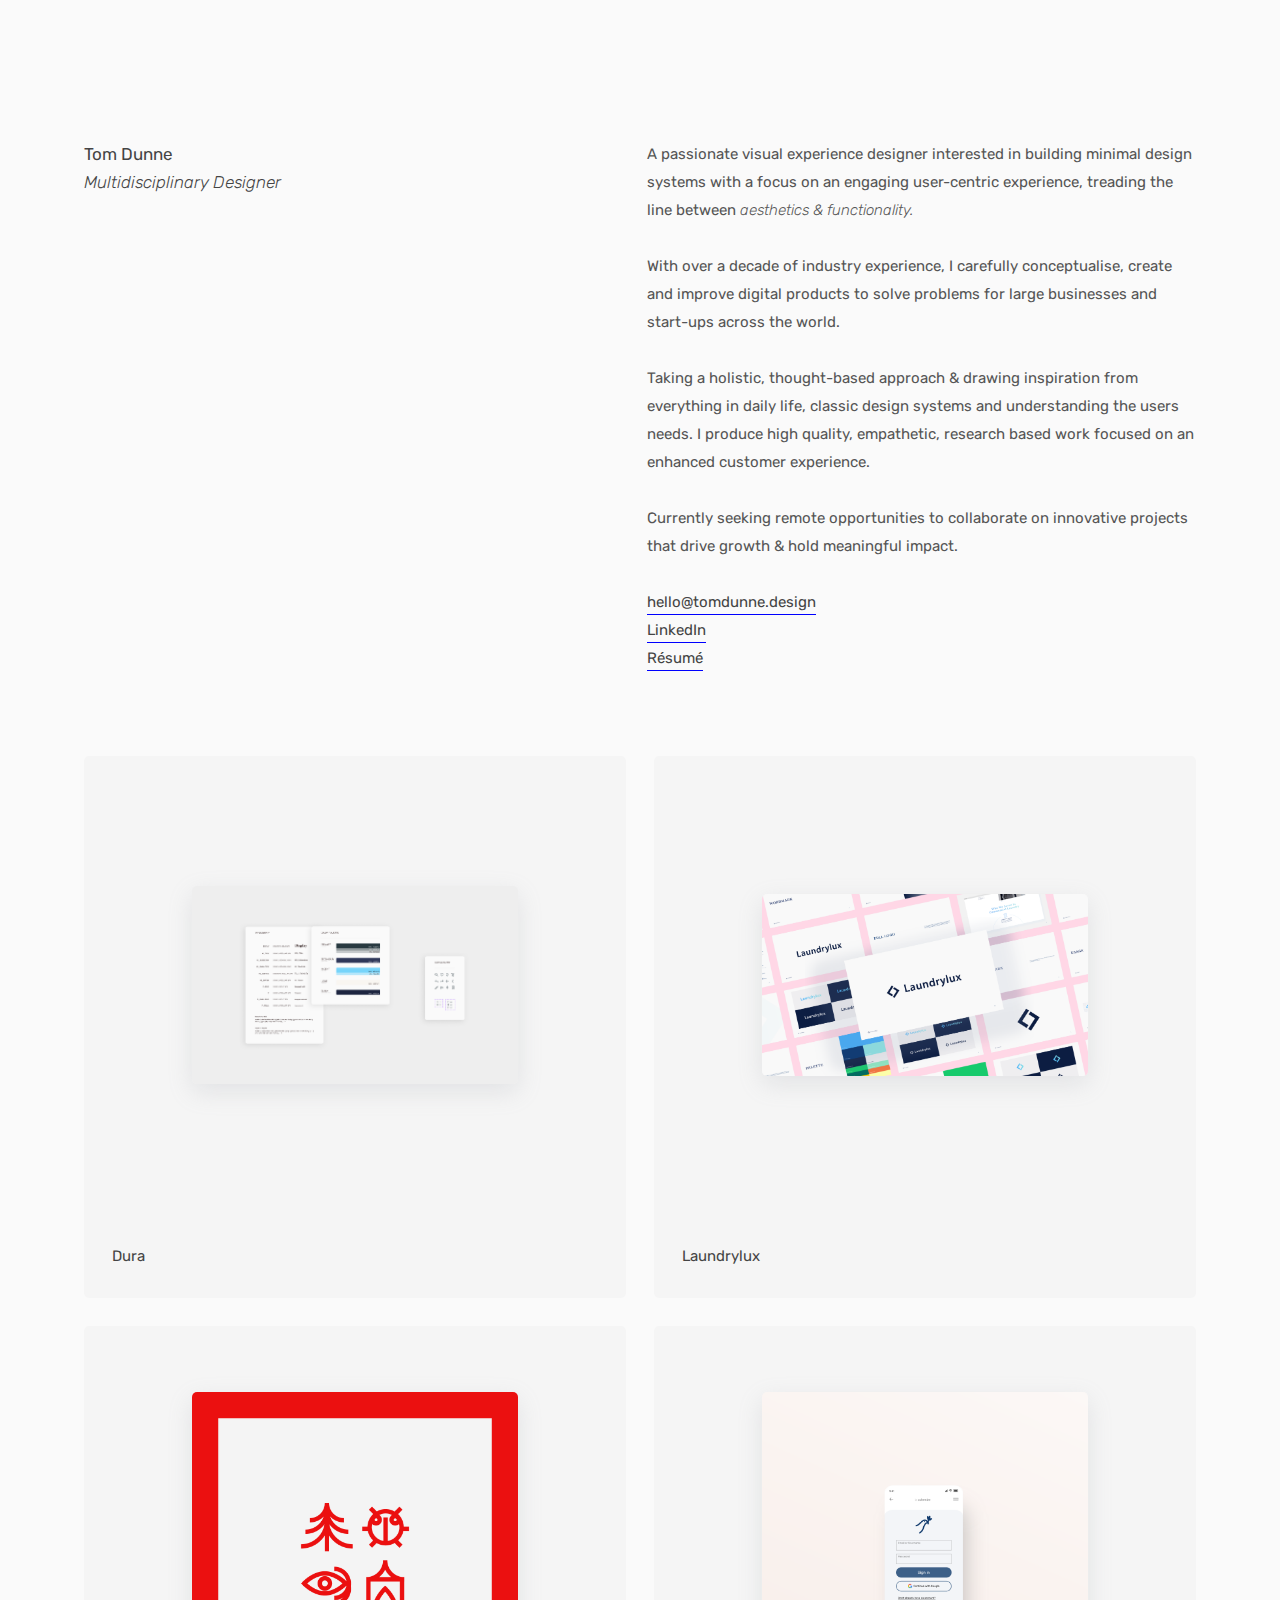
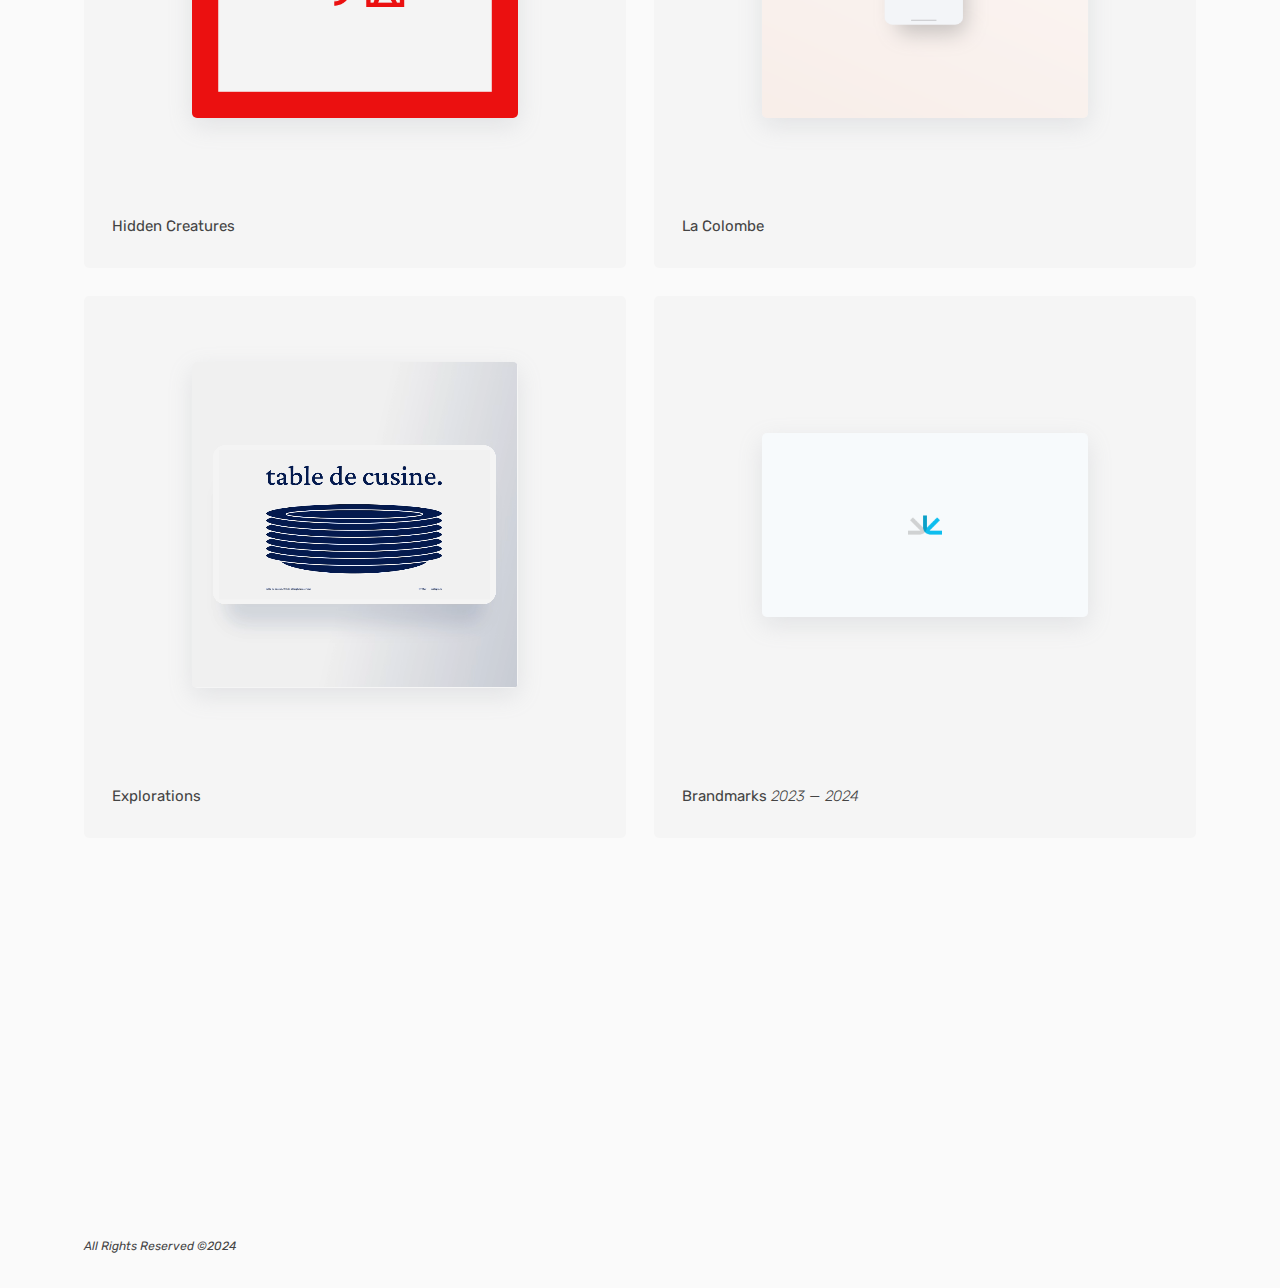
<file: index.html>
<!DOCTYPE html>
<html>
    <head>

        <!-- Meta -->
        <meta charset="utf-8">
        <meta
            name="viewport"
            content="width=device-width,initial-scale=1.0, maximum-scale=1.0, user-scalable=0">

        <!-- Styles -->
        <link href="main.css" rel="stylesheet">
      
        <link rel="preconnect" href="https://fonts.googleapis.com">
<link rel="preconnect" href="https://fonts.gstatic.com" crossorigin>
<link href="https://fonts.googleapis.com/css2?family=Outfit:wght@100..900&family=Rubik:ital,wght@0,300..900;1,300..900&display=swap" rel="stylesheet">

        <!-- Favicons -->
        <title>Tom Dunne Design</title>

    </head>
    <body>
        <header>
            
            <h1><a class="home" href="index.html">Tom Dunne<br>
                <em>Multidisciplinary Designer</em></a>
            </h1>
            <div class="intro">
                <p>A passionate visual experience designer interested in building minimal design systems
                     with a focus on an engaging user-centric experience, treading the line between 
                     <em>aesthetics & functionality.</em></p>
                <p class="intro-hidden">With over a decade of industry experience, I carefully conceptualise, create and improve
                     digital products to solve problems for large businesses and start-ups across the world.</p>
                <p class="intro-hidden">Taking a holistic, thought-based approach &amp; drawing inspiration from everything in daily life, 
                    classic design systems and understanding the users needs. I produce high quality, empathetic, research based work focused on an 
                     enhanced customer experience.</p>
                     <p>Currently seeking remote opportunities to collaborate on innovative projects that drive growth &amp; hold meaningful impact.</p>
                    <a href="mailto:hello@tomdunne.design">hello@tomdunne.design</a>
                    <br><a href="https://www.linkedin.com/in/tomdunnedesign/" target="_blank">LinkedIn</a>
                    <br><a href="resume/tom-dunne-resume-2024.pdf" target="_blank">Résumé</a>
        </header>
        <section class="portfolio">
            <a class="project" href="dura.html">
                <figure class="project-content">
                    <img
                        class="project-image"
                        src="dura/Design System Mockup.png"
                        alt="Dura housewares project image">
                    <figcaption class="project-caption">
                        Dura
                        <!--<small class="credits">Branding UI/UX Motion Design</small>-->
                    </figcaption>
                </figure>
            </a>
            <a class="project" href="laundrylux.html">
                <figure class="project-content">
                    <img
                        class="project-image"
                        src="laundrylux/llux-brandguide-showcase-01.png"
                        alt="Laundrylux project image">
                    <figcaption class="project-caption">
                        Laundrylux
                    </figcaption>
                </figure>
            </a>

            <a class="project" href="hidden-creatures.html">
                <figure class="project-content">
                    <img
                        class="project-image"
                        src="hidden-creatures/nature06.png"
                        alt="Hidden creatures project image">
                    <figcaption class="project-caption">
                        Hidden Creatures
                    </figcaption>
                </figure>
            </a>
            <a class="project" href="la-colombe.html">
                <figure class="project-content">
                    <img
                        class="project-image"
                        src="la-colombe/ui-screen01.png"
                        alt="La colombe project image">
                    <figcaption class="project-caption">
                        La Colombe
                    </figcaption>
                </figure>
            </a>
            <a class="project" href="explorations.html">
                <figure class="project-content">
                    <video
                        class="project-image"
                        src="explorations/cusine01.mp4" type="video/mp4"
                        alt="Explorations project video" autoplay loop muted playsinline></video>
                    <figcaption class="project-caption">
                        Explorations
                    </figcaption>
                </figure>
            </a>
            <!--<a class="project" href="sepaq.html">
                <figure class="project-content">
                    <img
                        class="project-image"
                        src="sepaq/sepaq01.png"
                        alt="Sepaq project image">
                    <figcaption class="project-caption">
                        Sépaq
                    </figcaption>
                </figure>
            </a>-->
            <a class="project" href="brandmarks.html">
                <figure class="project-content">
                    <img
                        class="project-image"
                        src="brandmarks/logo-branding-1920-2023-05.png"
                        alt="Brandmarks project image">
                    <figcaption class="project-caption">
                        Brandmarks <em>2023 &mdash; 2024</em>
                    </figcaption>
                </figure>
            </a>
           <!-- <a class="project" href="healthy-minds.html">
                <figure class="project-content">
                    <img
                        class="project-image"
                        src="health/health02.png"
                        alt="Healthy minds project image">
                    <figcaption class="project-caption">
                        Healthy Minds
                    </figcaption>
                </figure>
            </a> 
            <a class="project" href="minimal-weather.html">
                <figure class="project-content">
                    <img
                        class="project-image"
                        src="weather/weather02.png"
                        alt="Minimal weather project image">
                    <figcaption class="project-caption">
                        Minimal Weather
                    </figcaption>
                </figure>
            </a>
            <a class="project" href="doodles.html">
                <figure class="project-content">
                    <img
                        class="project-image"
                        src="doodles/Artboard 1.png"
                        alt="Doodles project image">
                    <figcaption class="project-caption">
                        Doodles
                    </figcaption>
                </figure>
            </a>-->

        </section>
        <footer>
            <small>All Rights Reserved ©2024</small>
        </footer>
    </body>
</html>
</file>
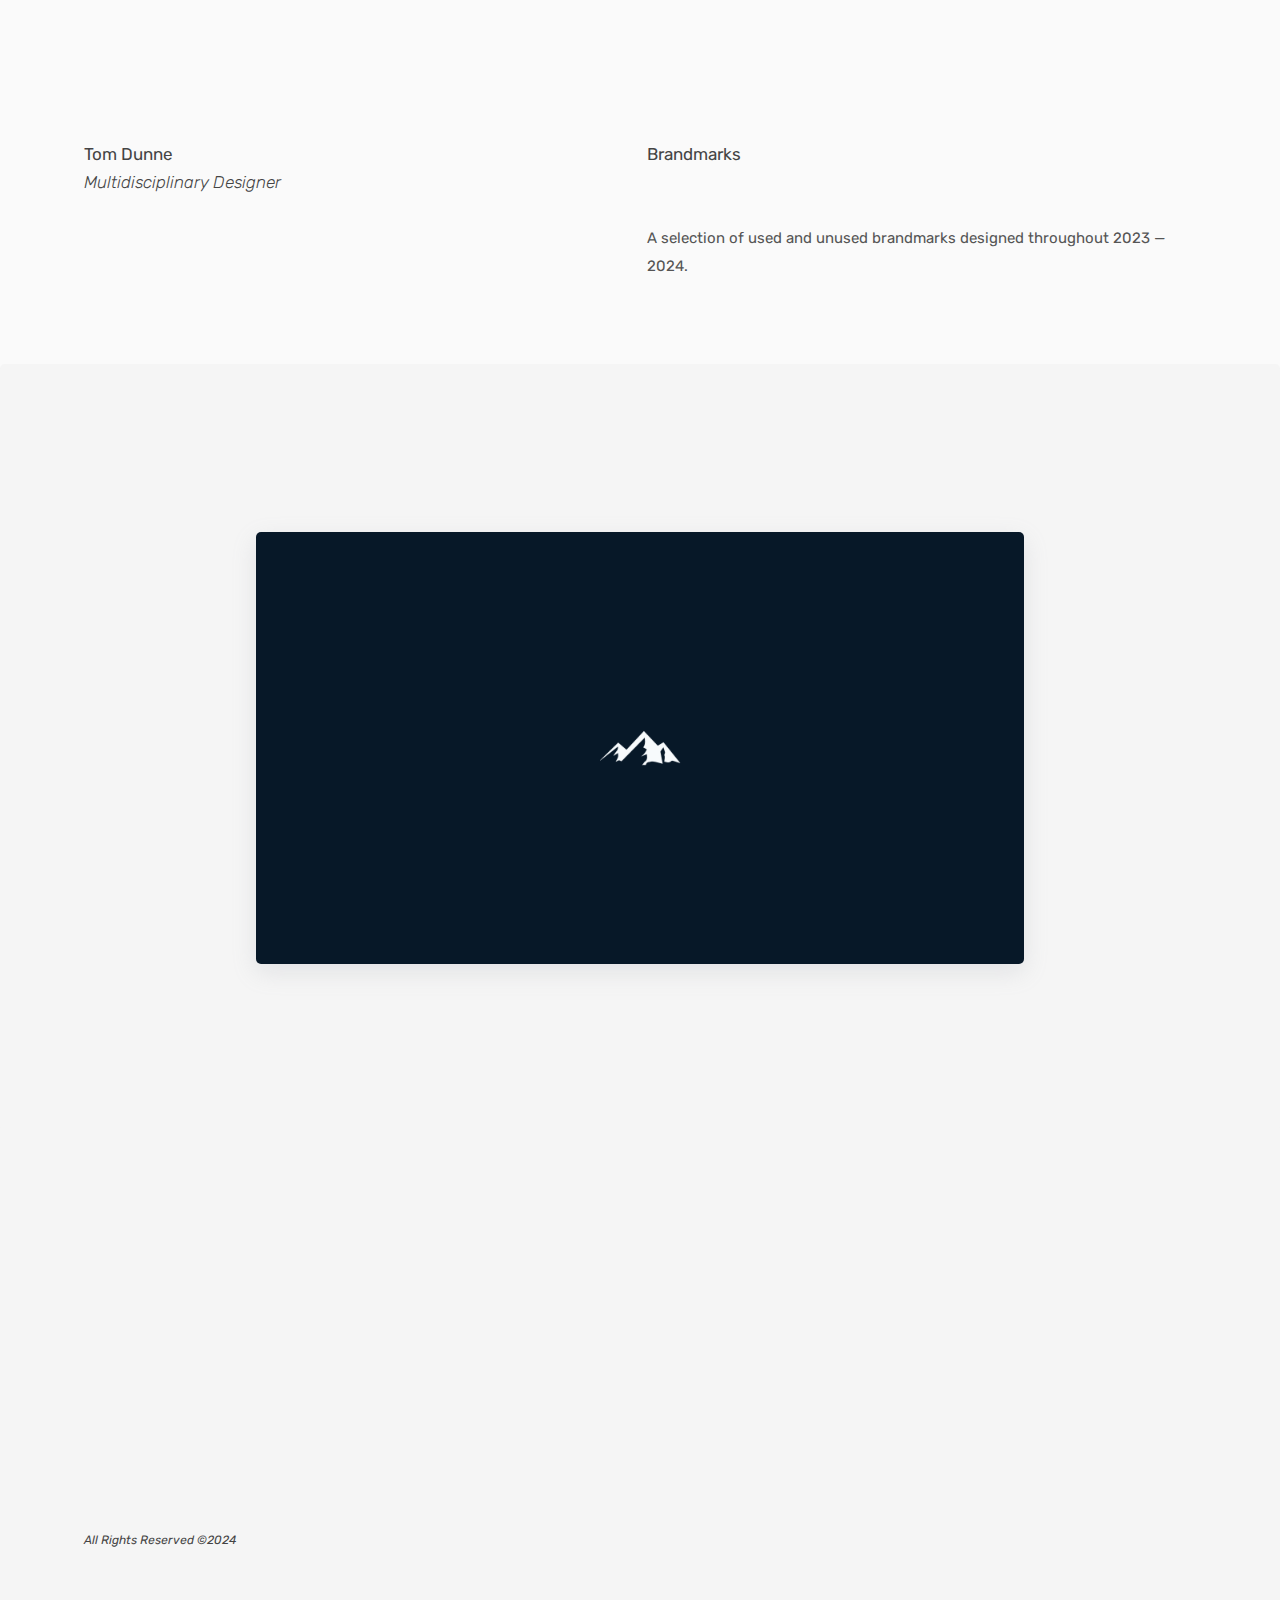
<file: brandmarks.html>
<!DOCTYPE html>
<html>
    <head>

        <!-- Meta -->
        <meta charset="utf-8">
        <meta
            name="viewport"
            content="width=device-width,initial-scale=1.0, maximum-scale=1.0, user-scalable=0">

        <!-- Styles -->
        <link href="main.css" rel="stylesheet">
      
        <link rel="preconnect" href="https://fonts.googleapis.com">
<link rel="preconnect" href="https://fonts.gstatic.com" crossorigin>
<link href="https://fonts.googleapis.com/css2?family=Outfit:wght@100..900&family=Rubik:ital,wght@0,300..900;1,300..900&display=swap" rel="stylesheet">

        <!-- Favicons -->
        <title>Tom Dunne Design</title>

    </head>
    <body>

        <header>
            <h1><a class="home" href="index.html">Tom Dunne <br>
                <em>Multidisciplinary Designer</em></a>
            </h1>
            <div class="intro">
                <h3>Brandmarks</h3>
                <p>A selection of used and unused brandmarks designed throughout 2023 &mdash; 2024.</p>
        </header>
        <div class="portfolio-img">
            <div class="project-img">
                <figure class="project-content-img">
                    <img
                        class="project-image"
                        src="brandmarks/branding.gif"
                        alt="Brandmarks image 01">
                </figure>
            </div>
    
        <footer>
            <small>All Rights Reserved ©2024</small>
        </footer>
    </section>
    </body>
</html>
</file>
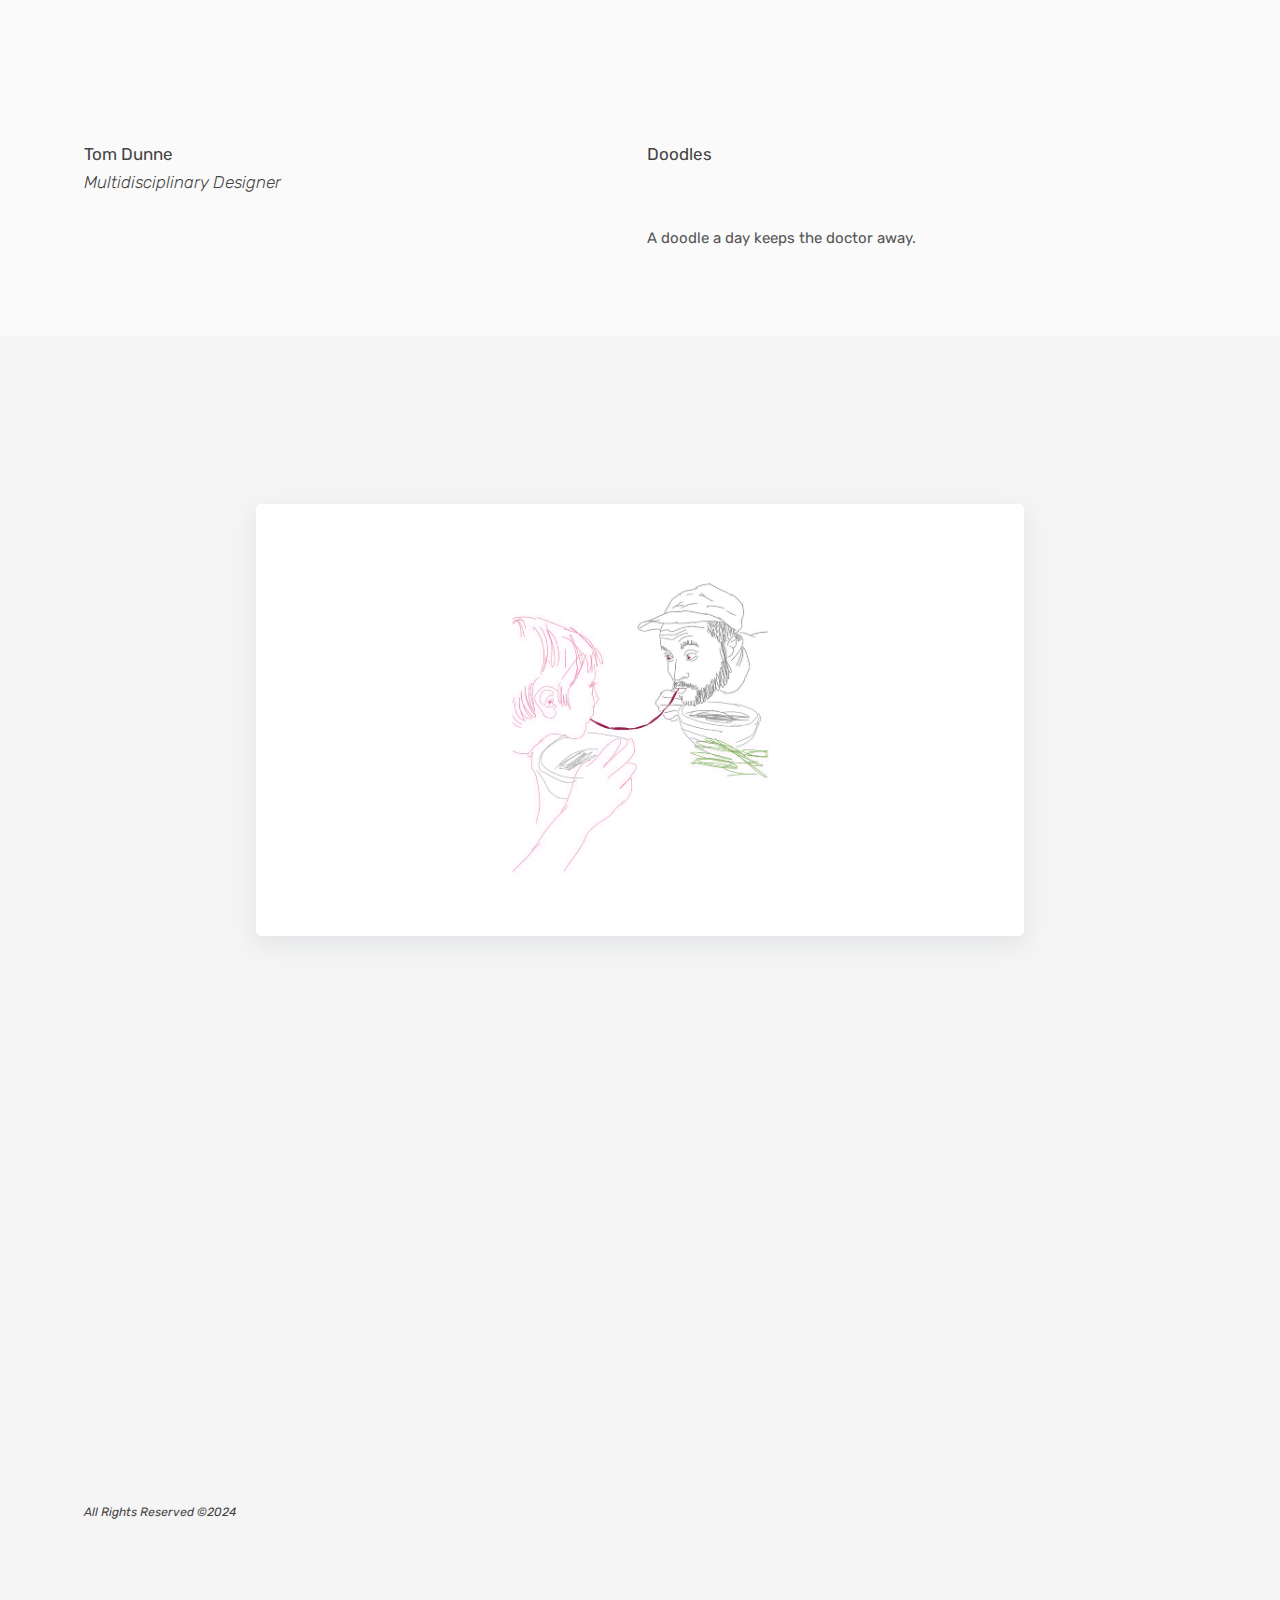
<file: doodles.html>
<!DOCTYPE html>
<html>
    <head>

        <!-- Meta -->
        <meta charset="utf-8">
        <meta
            name="viewport"
            content="width=device-width,initial-scale=1.0, maximum-scale=1.0, user-scalable=0">

        <!-- Styles -->
        <link href="main.css" rel="stylesheet">
      
        <link rel="preconnect" href="https://fonts.googleapis.com">
<link rel="preconnect" href="https://fonts.gstatic.com" crossorigin>
<link href="https://fonts.googleapis.com/css2?family=Outfit:wght@100..900&family=Rubik:ital,wght@0,300..900;1,300..900&display=swap" rel="stylesheet">

        <!-- Favicons -->
        <title>Tom Dunne Design</title>

    </head>
    <body>
        <header>
            <h1><a class="home" href="index.html">Tom Dunne <br>
                <em>Multidisciplinary Designer</em></a>
            </h1>
            <div class="intro">
                <h3>Doodles</h3>
                <p>A doodle a day keeps the doctor away.</p>
        </header>
        <div class="portfolio-img">
            <div class="project-img">
                <figure class="project-content-img">
                    <img
                        class="project-image"
                        src="doodles/doodles.gif"
                        alt="Doodles image">
                </figure>
            </div>
        <footer>
            <small>All Rights Reserved ©2024</small>
        </footer>
    </section>
    </body>
</html>
</file>
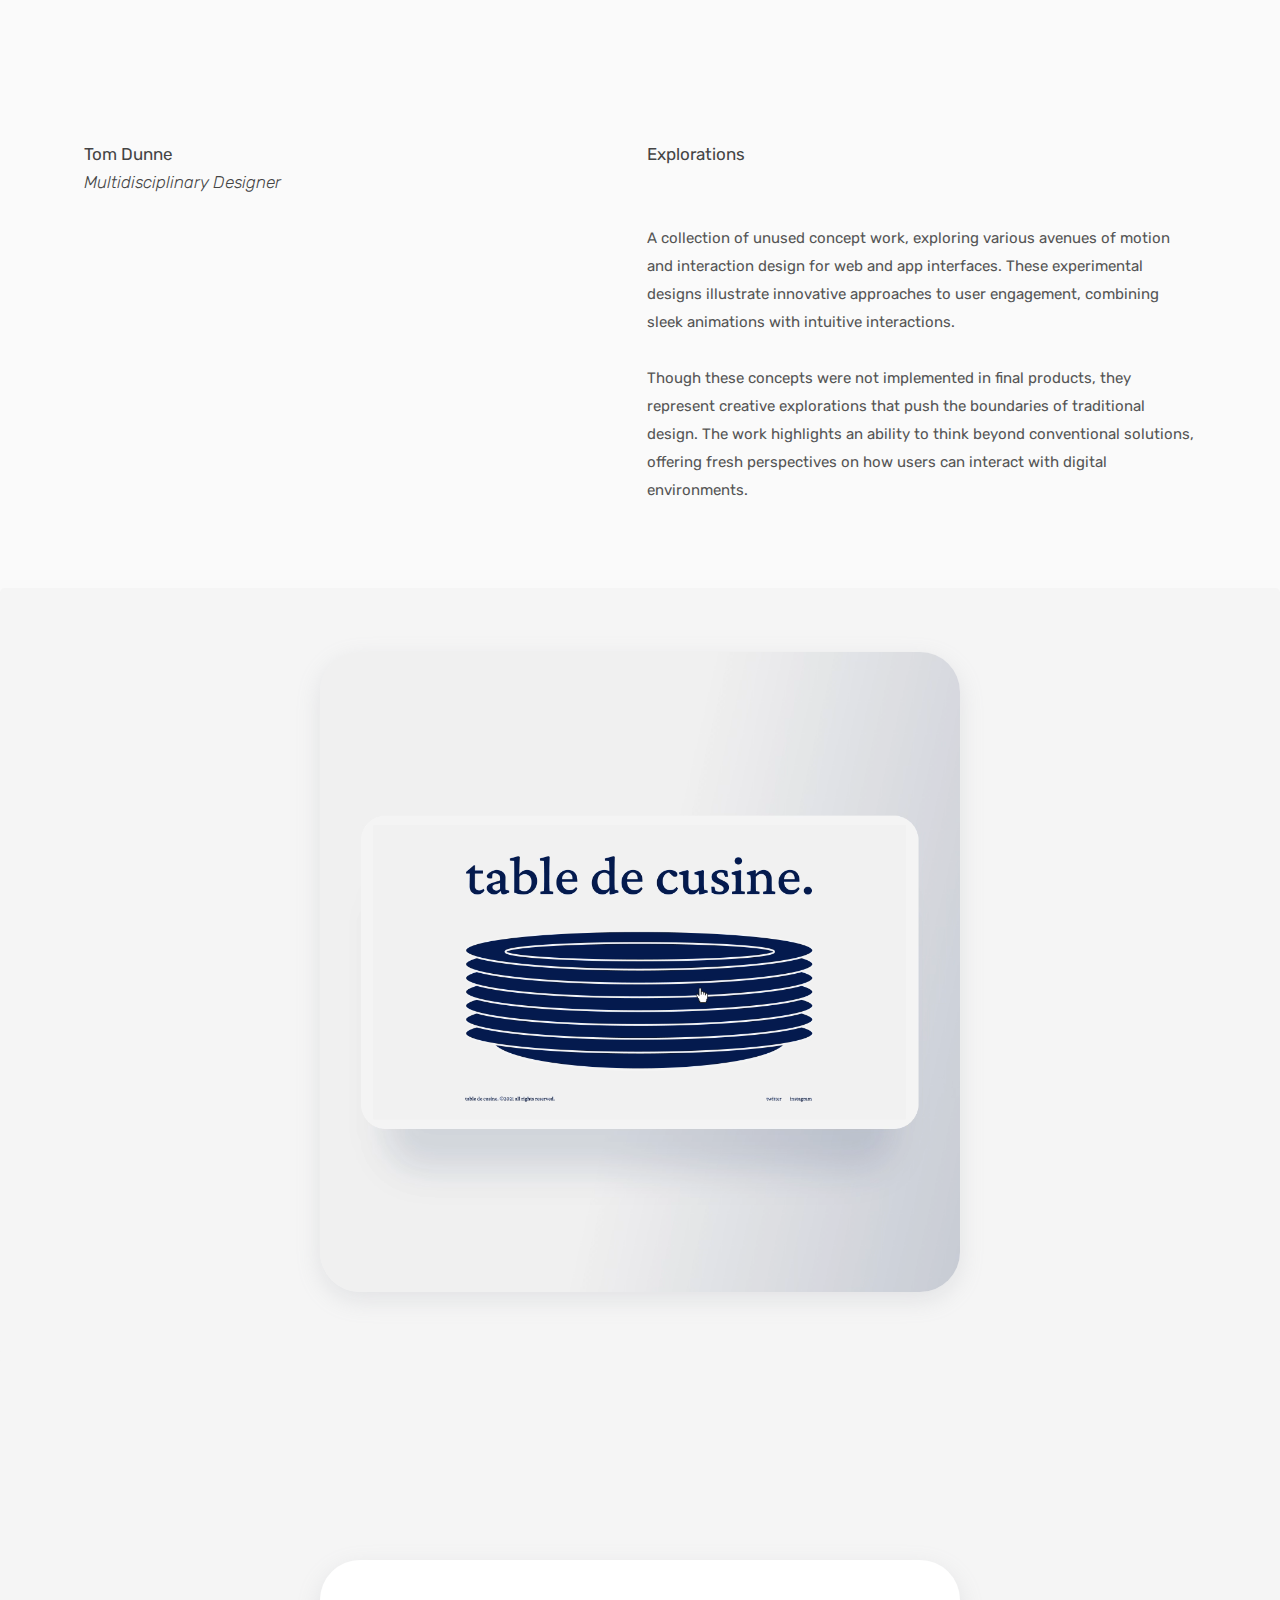
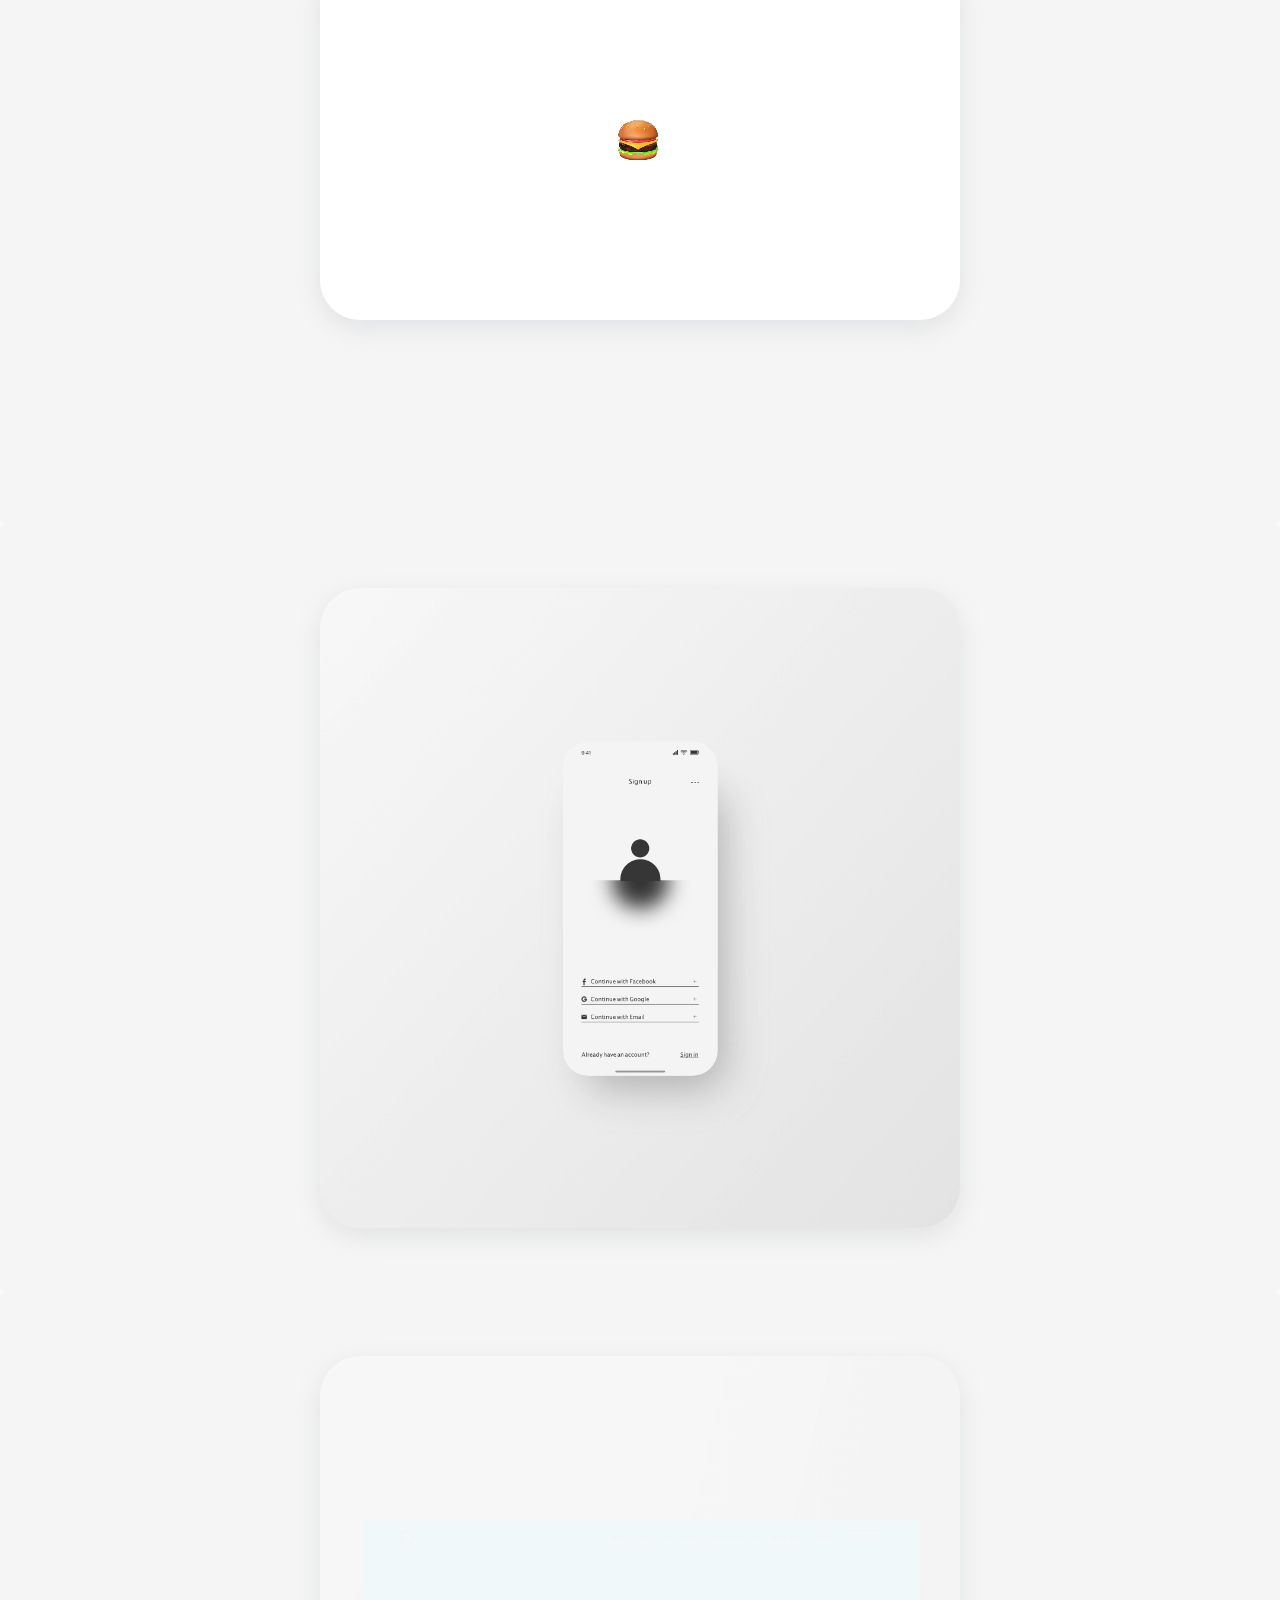
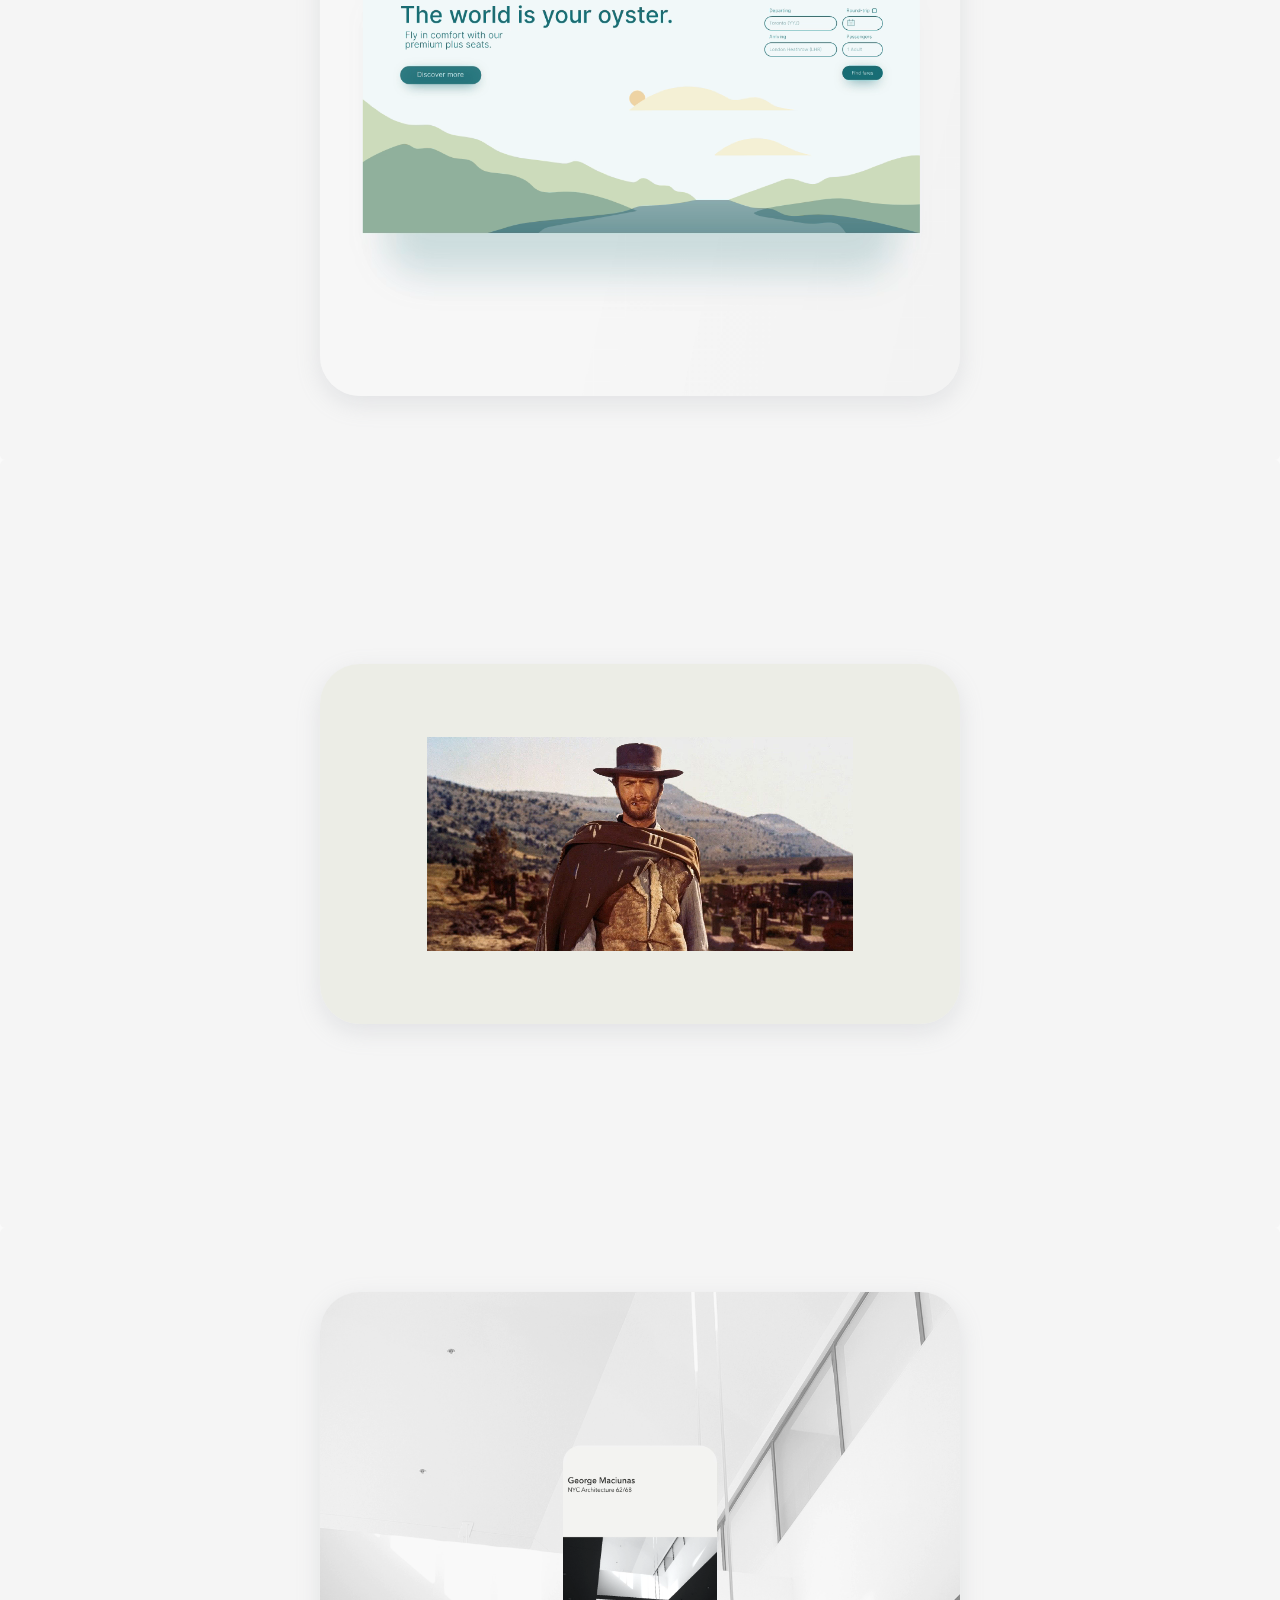
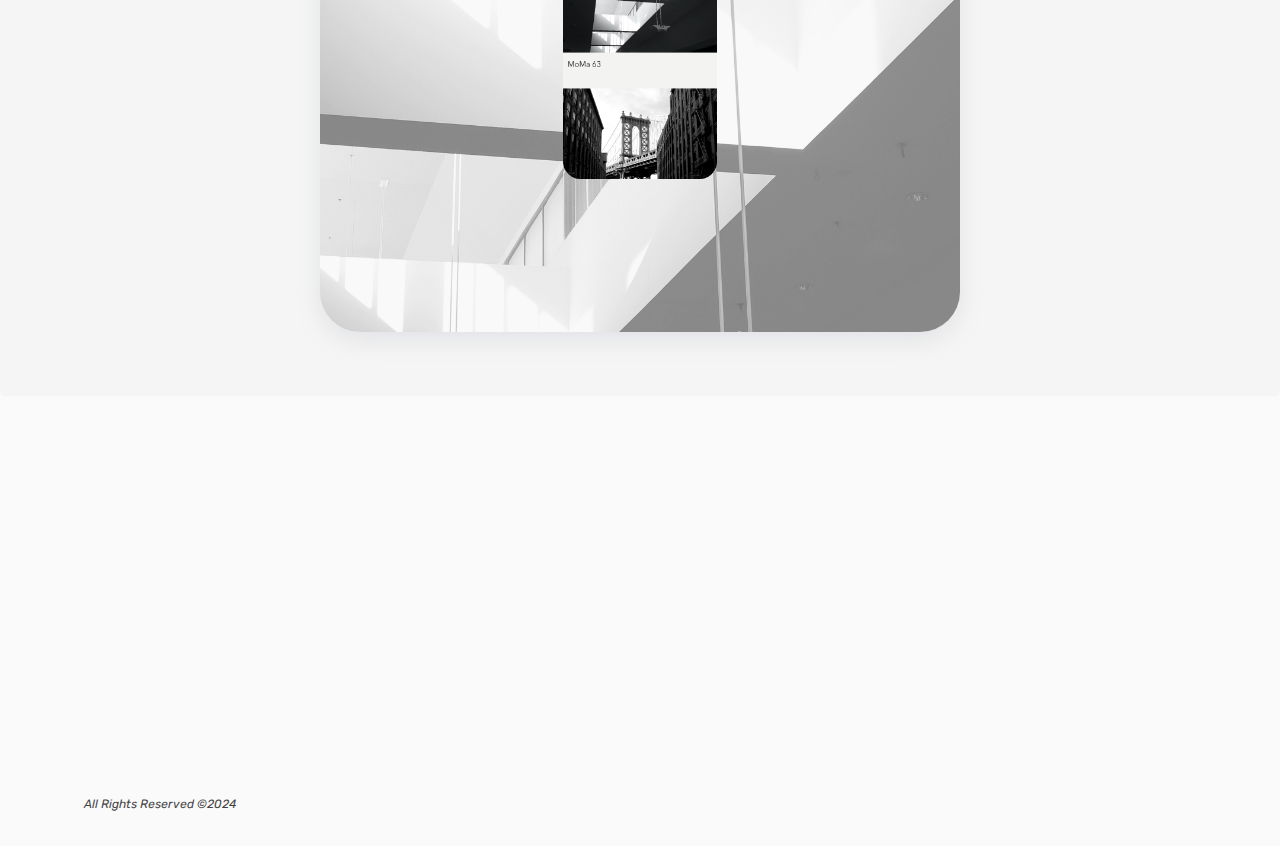
<file: explorations.html>
<!DOCTYPE html>
<html>
    <head>

        <!-- Meta -->
        <meta charset="utf-8">
        <meta
            name="viewport"
            content="width=device-width,initial-scale=1.0, maximum-scale=1.0, user-scalable=0">

        <!-- Styles -->
        <link href="main.css" rel="stylesheet">
      
        <link rel="preconnect" href="https://fonts.googleapis.com">
<link rel="preconnect" href="https://fonts.gstatic.com" crossorigin>
<link href="https://fonts.googleapis.com/css2?family=Outfit:wght@100..900&family=Rubik:ital,wght@0,300..900;1,300..900&display=swap" rel="stylesheet">

        <!-- Favicons -->
        <title>Tom Dunne Design</title>

    </head>
    <body>

        <header>
            <h1><a class="home" href="index.html">Tom Dunne <br>
                <em>Multidisciplinary Designer</em></a>
            </h1>
            <div class="intro">
                <h3>Explorations</h3>
                <p>A collection of unused concept work, exploring various avenues of motion and interaction design for web and app interfaces. These experimental designs 
                    illustrate innovative approaches to user engagement, combining sleek animations with intuitive interactions. <br><br>Though these concepts were not implemented 
                    in final products, they represent creative explorations that push the boundaries of traditional design. The work highlights an ability to 
                    think beyond conventional solutions, offering fresh perspectives on how users can interact with digital environments.</p>
        </header> <div class="portfolio-img">
            <a class="project-img">
                <figure class="project-content-img">
                    <video
                        class="project-video"
                        src="explorations/cusine01.mp4"
                        alt="Explorations video 01" autoplay loop muted playsinline>
                </figure>
            </a>
            

                            <a class="project-img">
                                <figure class="project-content-img">
                                    <video
                                        class="project-video"
                                        src="explorations/burger-menu.mp4"
                                        alt="Explorations video 02" autoplay loop muted playsinline>
                                </figure>
                            </a>
                            <a class="project-img">
                                <figure class="project-content-img">
                                    <video
                                        class="project-video"
                                        src="explorations/login01.mp4"
                                        alt="Explorations video 03" autoplay loop muted playsinline>
                                </figure>
                            </a>
                            <a class="project-img">
                                <figure class="project-content-img">
                                    <video
                                        class="project-video"
                                        src="explorations/airline.mp4"
                                        alt="Explorations video 04" autoplay loop muted playsinline>
                                </figure>
                            </a>
                            <a class="project-img">
                                <figure class="project-content-img">
                                    <video
                                        class="project-video"
                                        src="explorations/clint.mp4"
                                        alt="Explorations video 05" autoplay loop muted playsinline>
                                </figure>
                            </a>
                            <a class="project-img">
                                <figure class="project-content-img">
                                    <video
                                        class="project-video"
                                        src="explorations/mobile-architecture.mp4"
                                        alt="Explorations video 06" autoplay loop muted playsinline>
                                </figure>
                            </a>


        <footer>
            <small>All Rights Reserved ©2024</small>
        </footer>
    </section>
    </body>
</html>
</file>
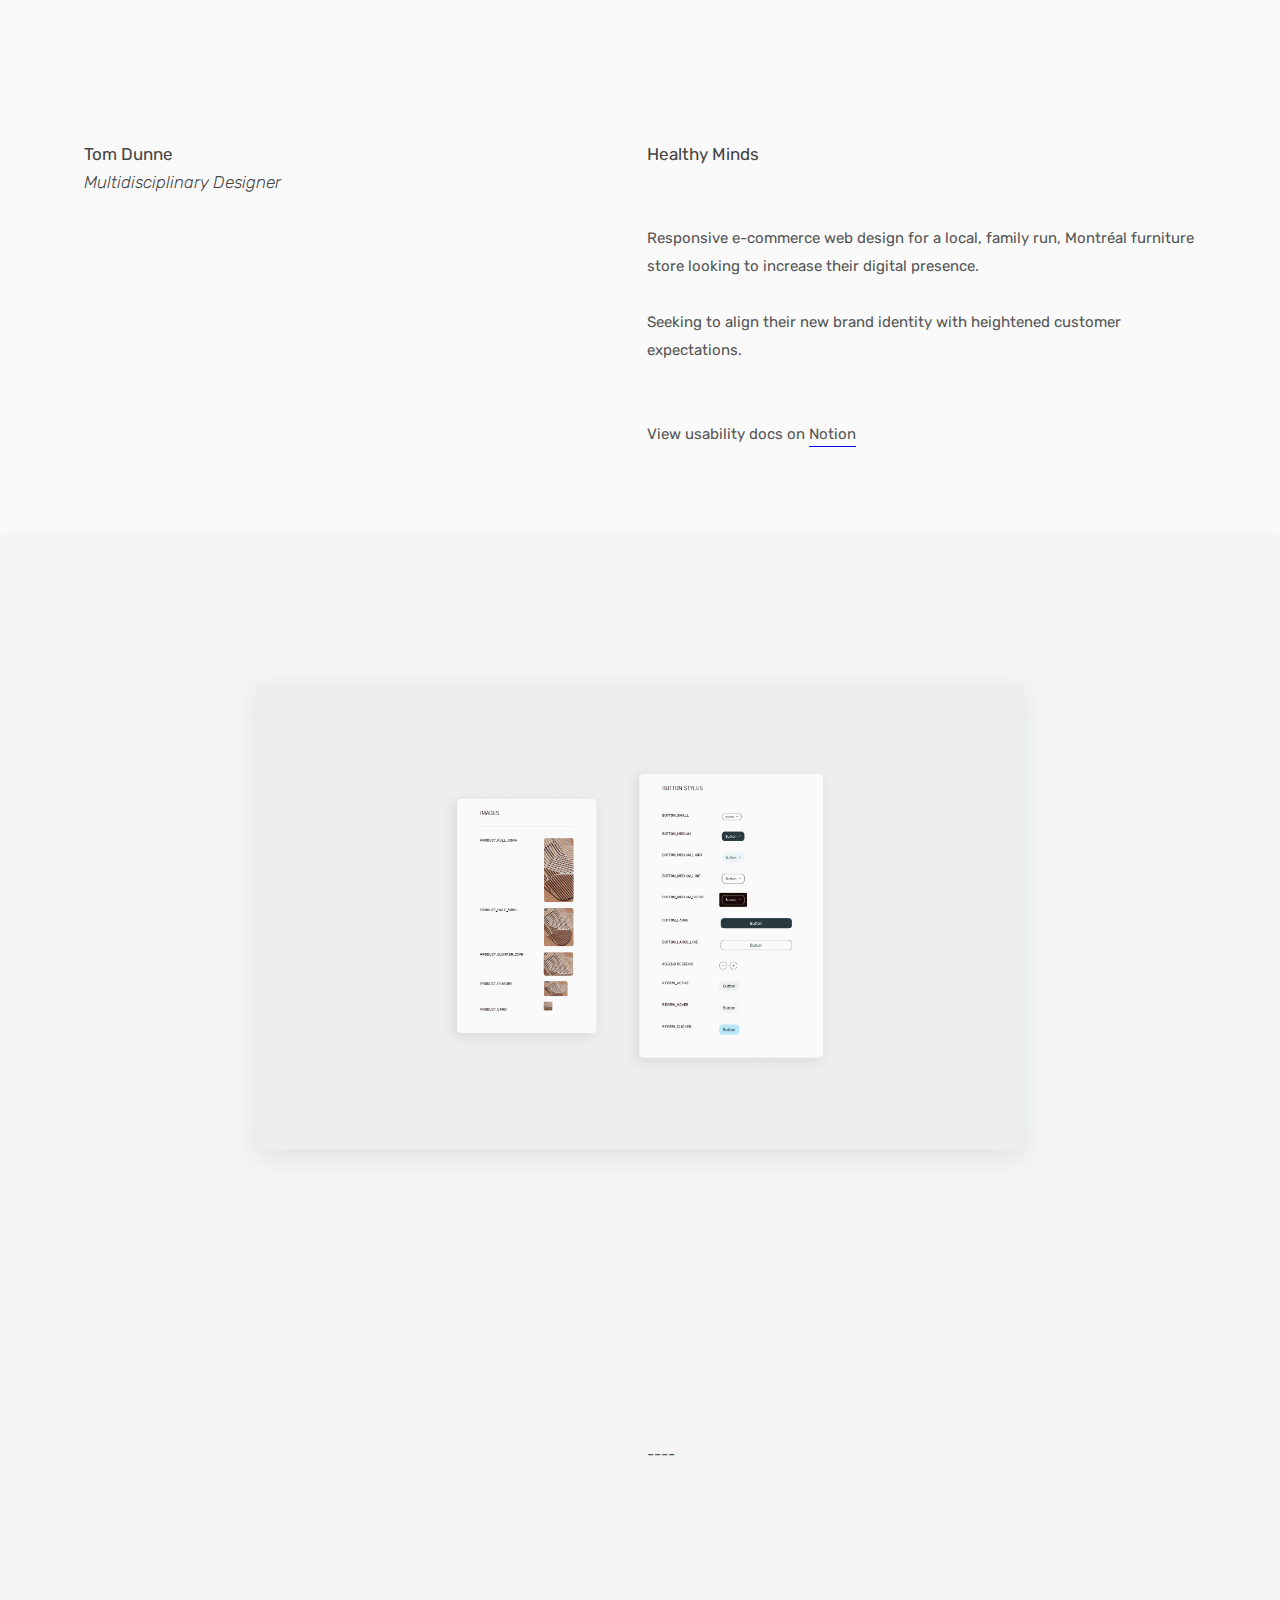
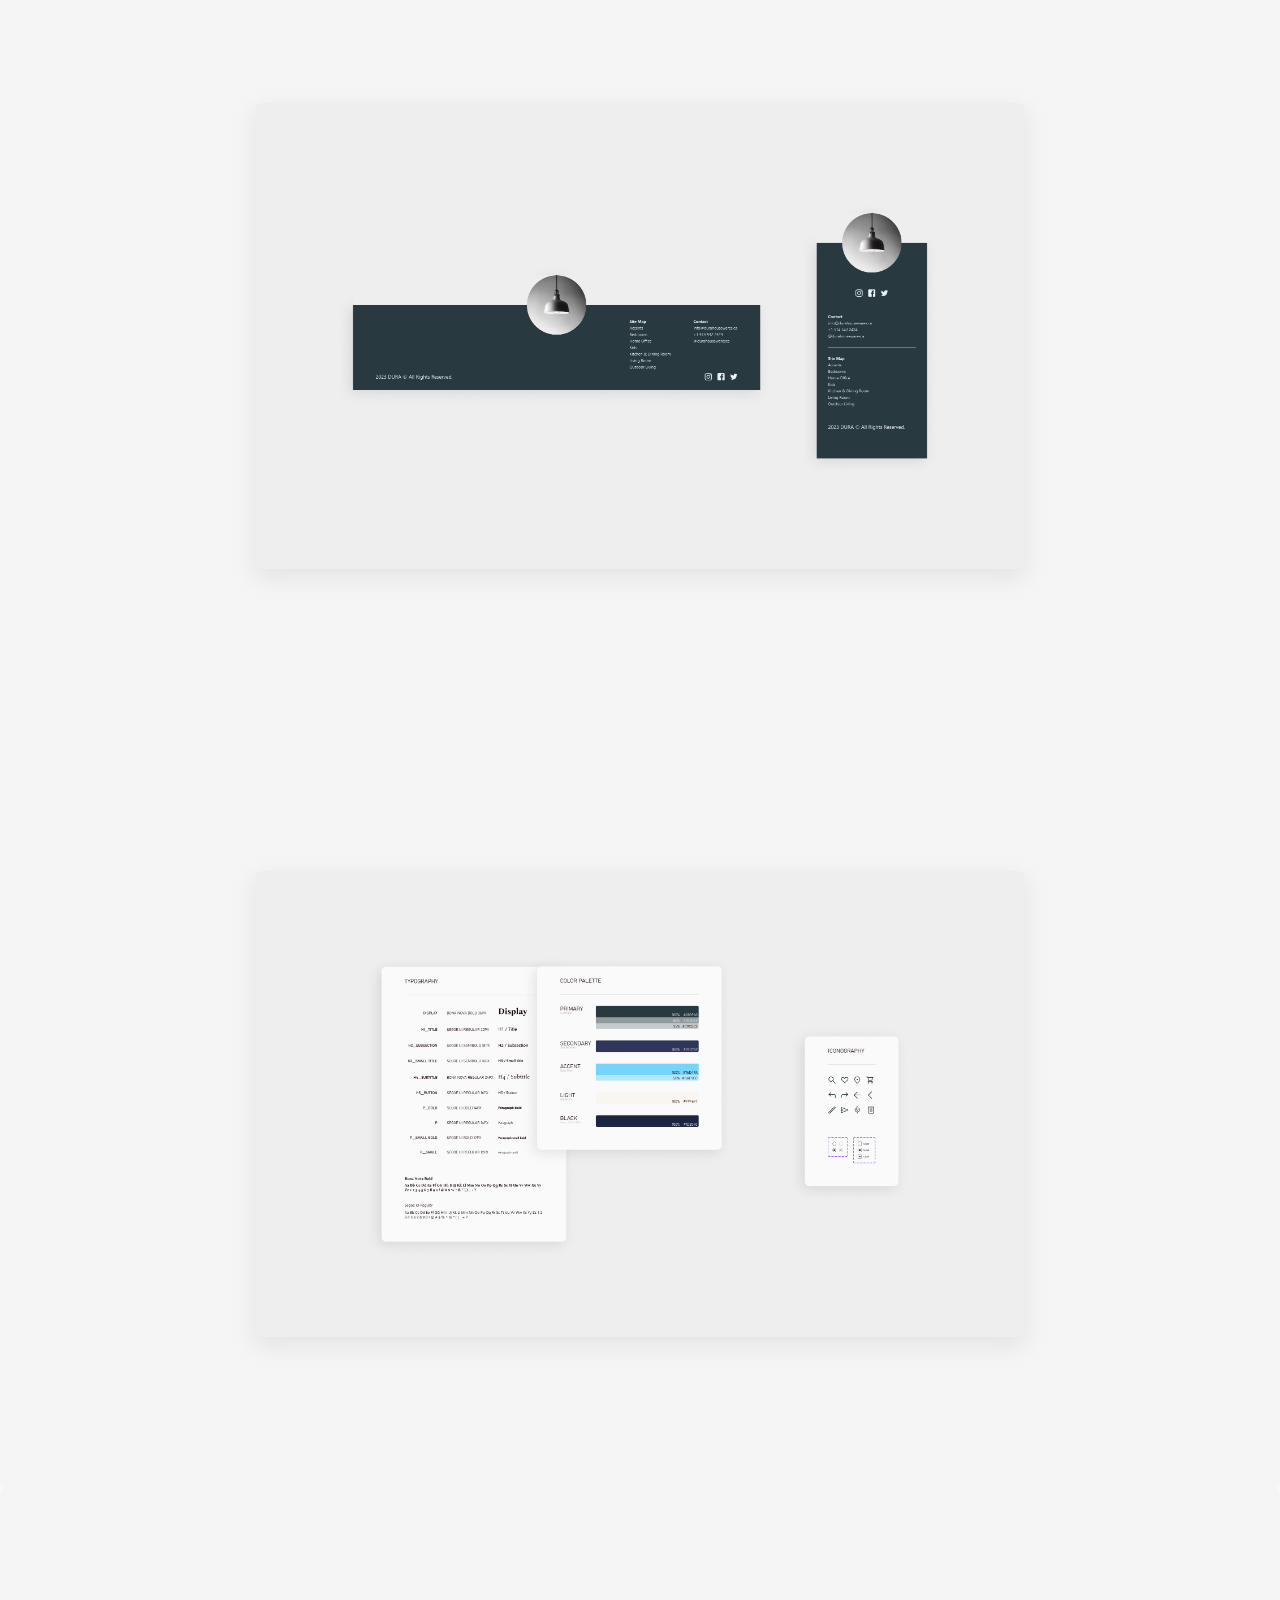
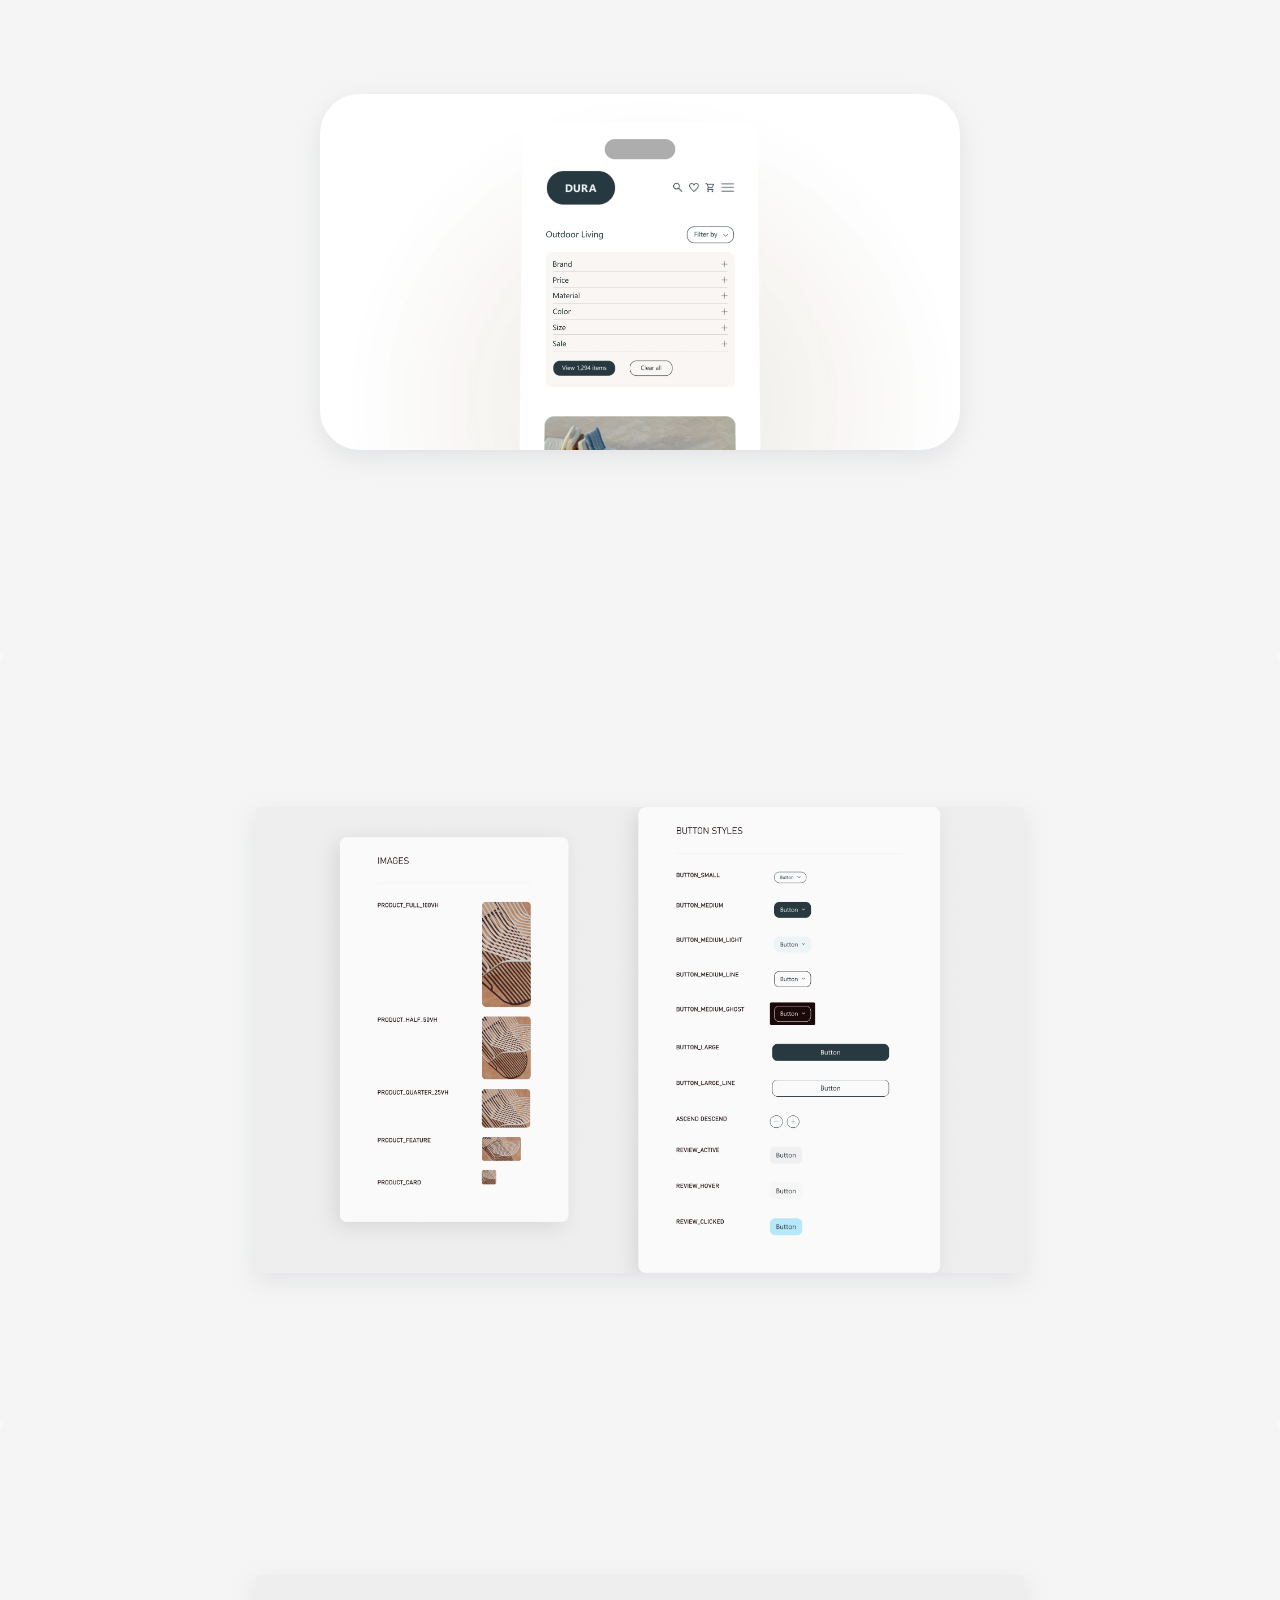
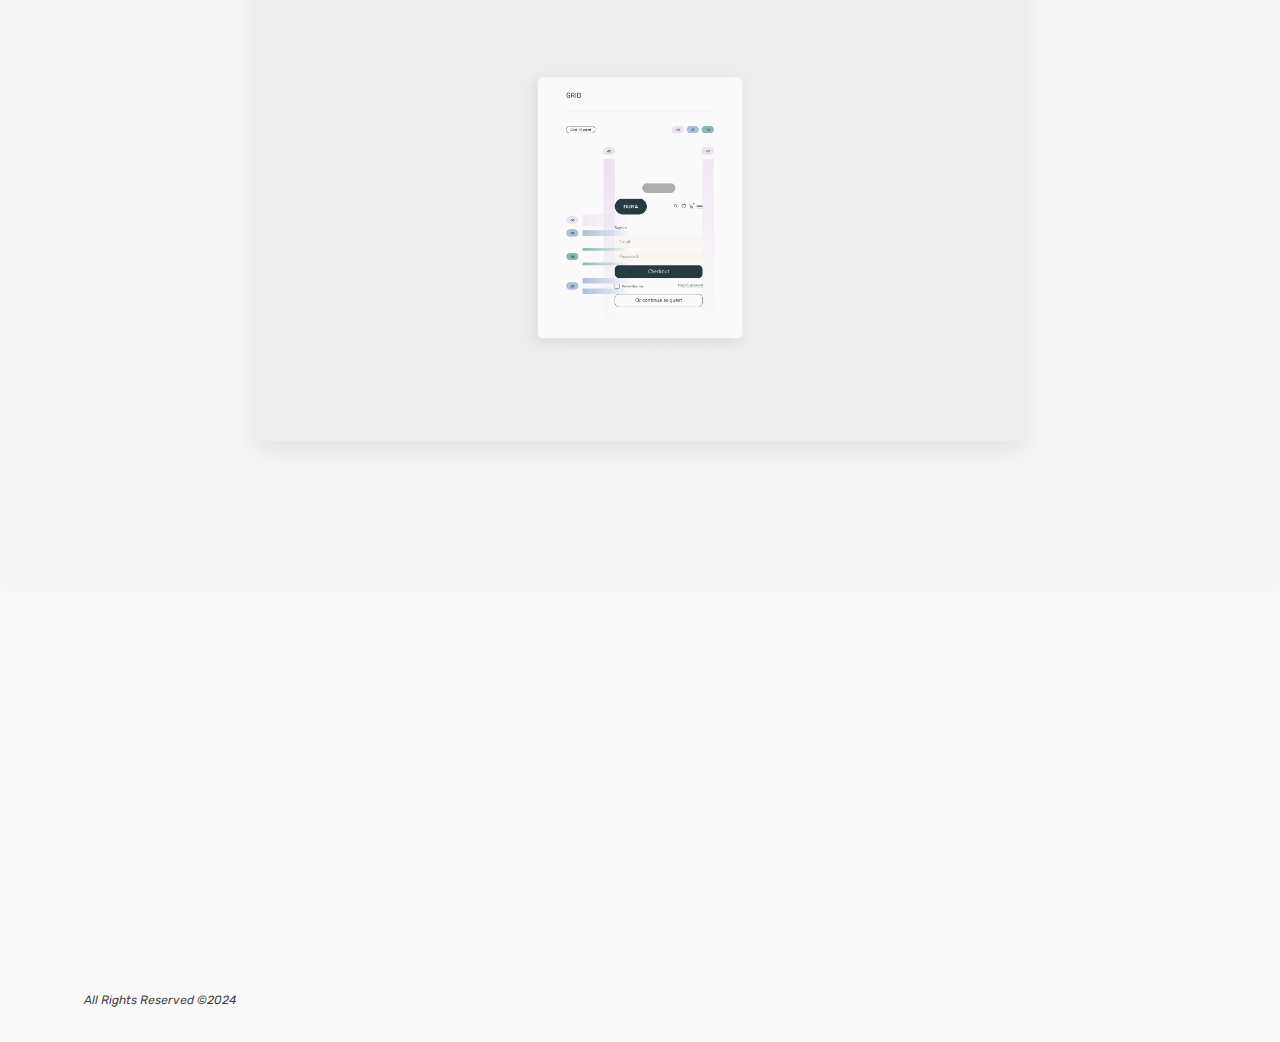
<file: healthy-minds.html>
<!DOCTYPE html>
<html>
    <head>

        <!-- Meta -->
        <meta charset="utf-8">
        <meta
            name="viewport"
            content="width=device-width,initial-scale=1.0, maximum-scale=1.0, user-scalable=0">

        <!-- Styles -->
        <link href="main.css" rel="stylesheet">
      
        <link rel="preconnect" href="https://fonts.googleapis.com">
<link rel="preconnect" href="https://fonts.gstatic.com" crossorigin>
<link href="https://fonts.googleapis.com/css2?family=Outfit:wght@100..900&family=Rubik:ital,wght@0,300..900;1,300..900&display=swap" rel="stylesheet">

        <!-- Favicons -->
        <title>Tom Dunne Design</title>

    </head>
    <body>

        <header>
            <h1><a class="home" href="index.html">Tom Dunne <br>
                <em>Multidisciplinary Designer</em></a>
            </h1>
            <div class="intro">
                <h3>Healthy Minds</h3>
                <p>Responsive e-commerce web design for a local, family run, Montréal furniture store looking to increase their digital presence.</p>
                     <p>Seeking to align their new brand identity with heightened customer expectations.</p>
                    <br><p>View usability docs on <a href="https://spicy-impatiens-3a6.notion.site/Dura-Housewares-67297787de6a4399b438cd3ca3f38b87" target="_blank">Notion</a></p>
        </header>
        <div class="portfolio-img">
            <div class="project-img">
                <figure class="project-content-img">
                    <img
                        class="project-image"
                        src="/dura/Design System Mockup 02.png"
                        alt="Image 001">
                </figure>
            </div>
            <header>
                <h1><a class="home"><br></a></h1>
                <div class="intro">
                    <p>----</p>
            </header>

            
            <section class="portfolio-img">
                <a class="project-img">
                    <figure class="project-content-img">
                        <img
                            class="project-image"
                            src="/dura/Design System Mockup 6.png"
                            alt="Image 001">
                    </figure>
                </a>
                
                    <a class="project-img">
                        <figure class="project-content-img">
                            <img
                                class="project-image"
                                src="/dura/Design System Mockup.png"
                                alt="Image 001">
                        </figure>
                    </a>
                            <a class="project-img">
                                <figure class="project-content-img">
                                    <video
                                        class="project-video"
                                        src="/dura/home-filter-click-title.mp4"
                                        alt="Image 001" autoplay loop>
                                </figure>
                            </a>

                            <a class="project-img">
                                <figure class="project-content-img">
                                    <img
                                        class="project-image"
                                        src="/dura/Design System Mockup 4.png"
                                        alt="Image 001">
                                </figure>
                            </a>
                            <a class="project-img">
                                <figure class="project-content-img">
                                    <img
                                        class="project-image"
                                        src="/dura/Design System Mockup 7.png"
                                        alt="Image 001">
                                </figure>
                            </a>
        <footer>
            <small>All Rights Reserved ©2024</small>
        </footer>
    </section>
    </body>
</html>
</file>
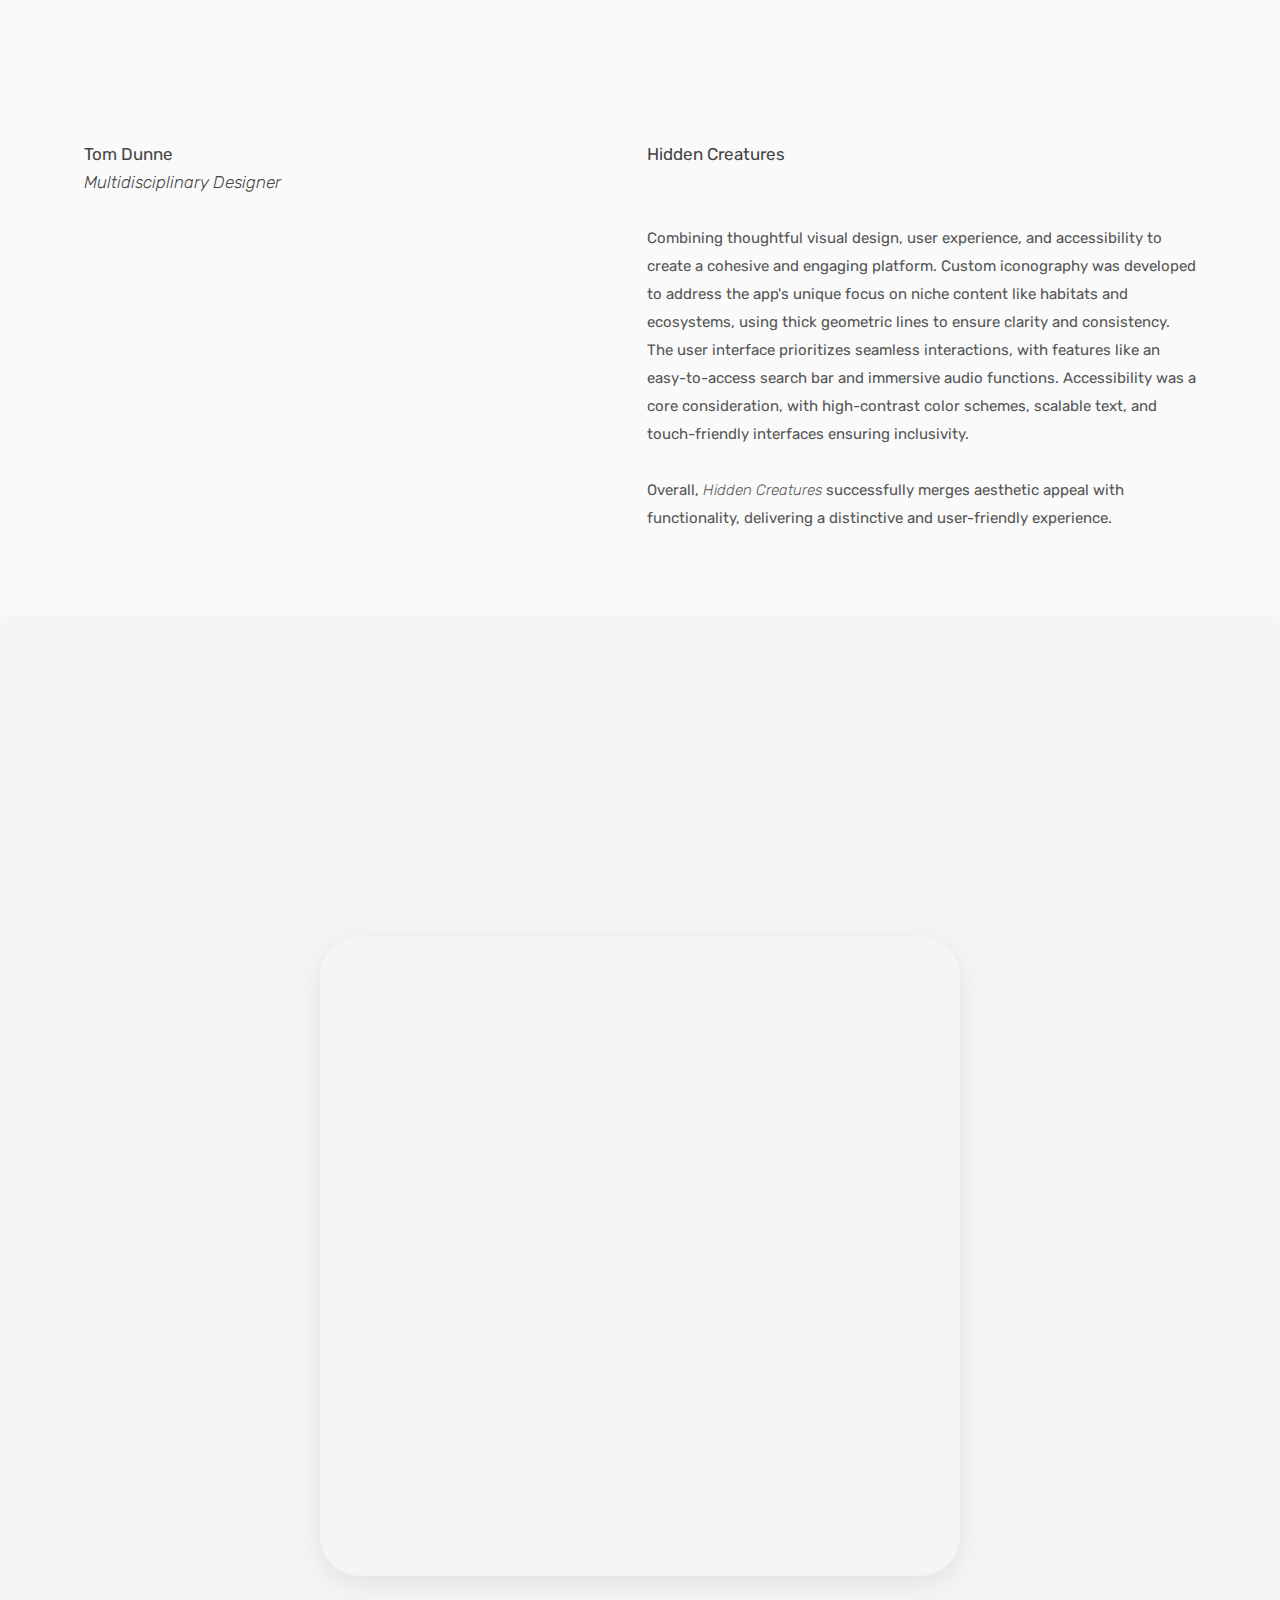
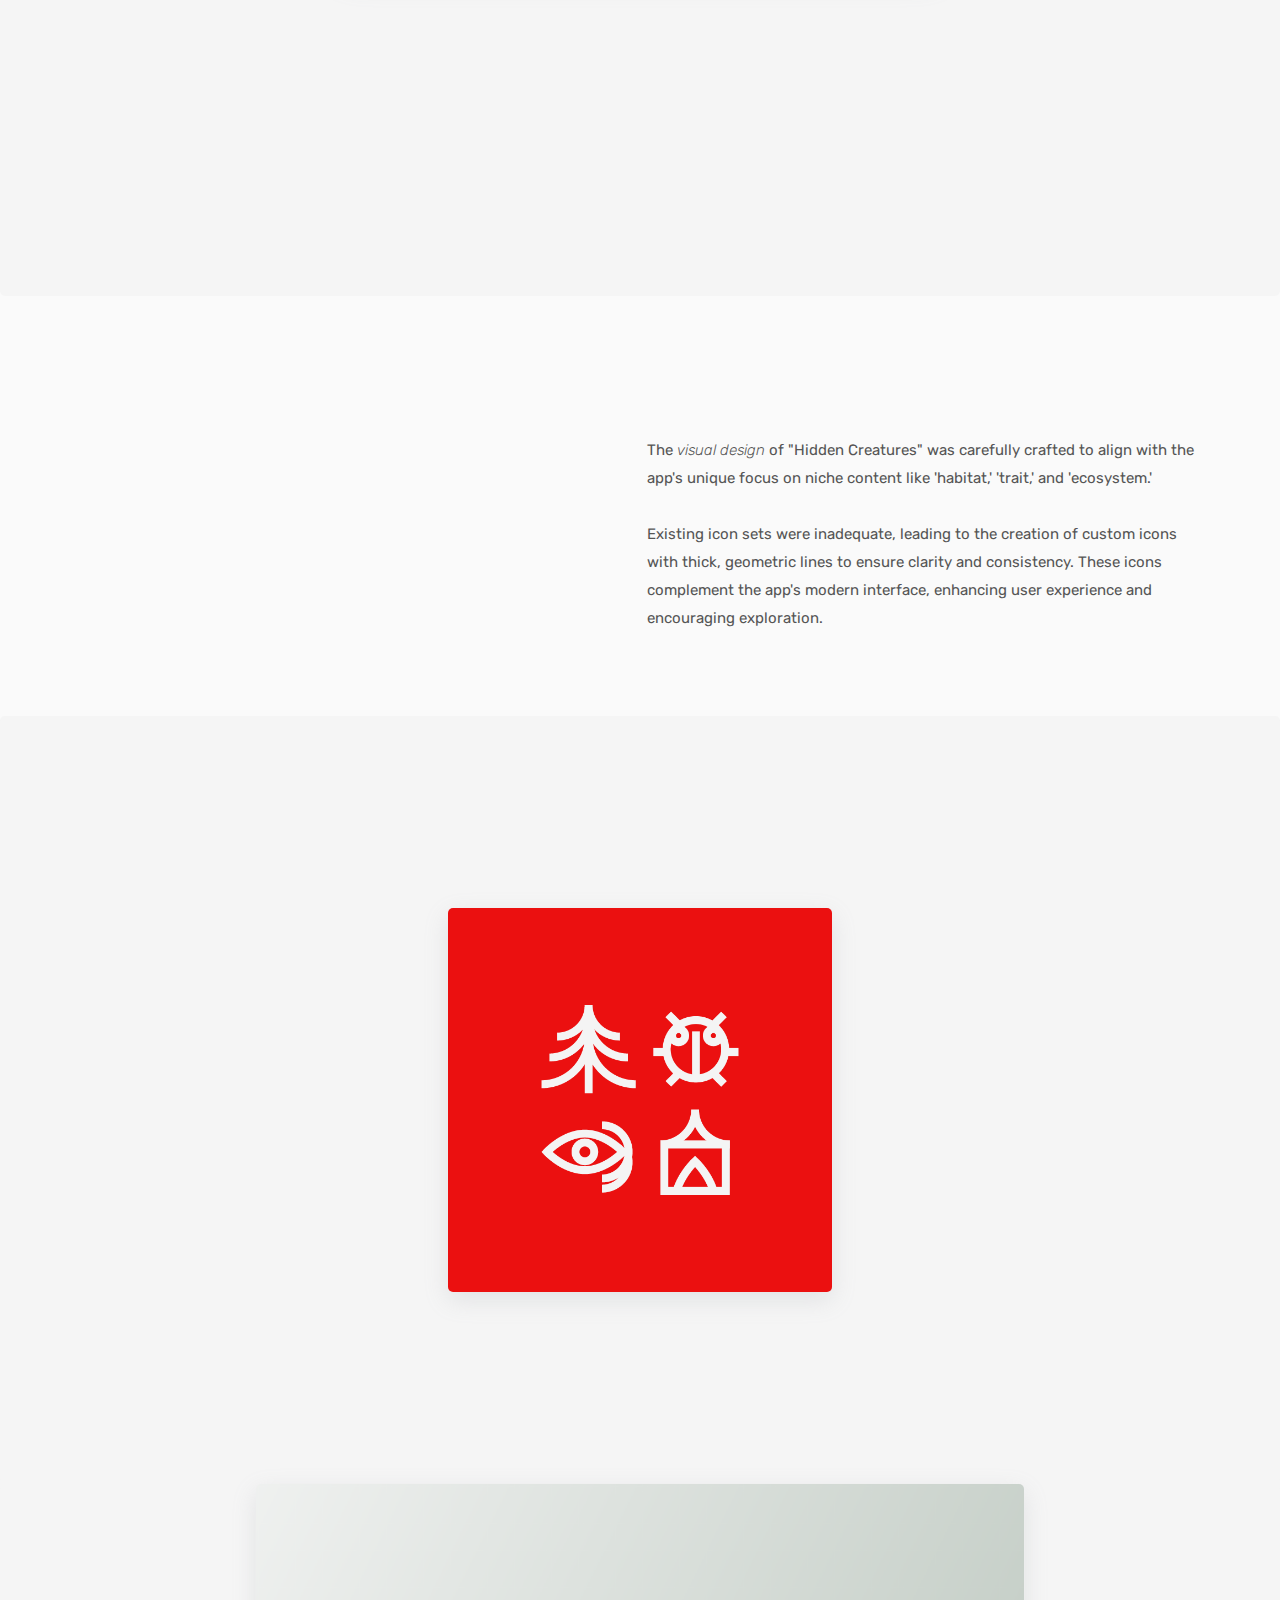
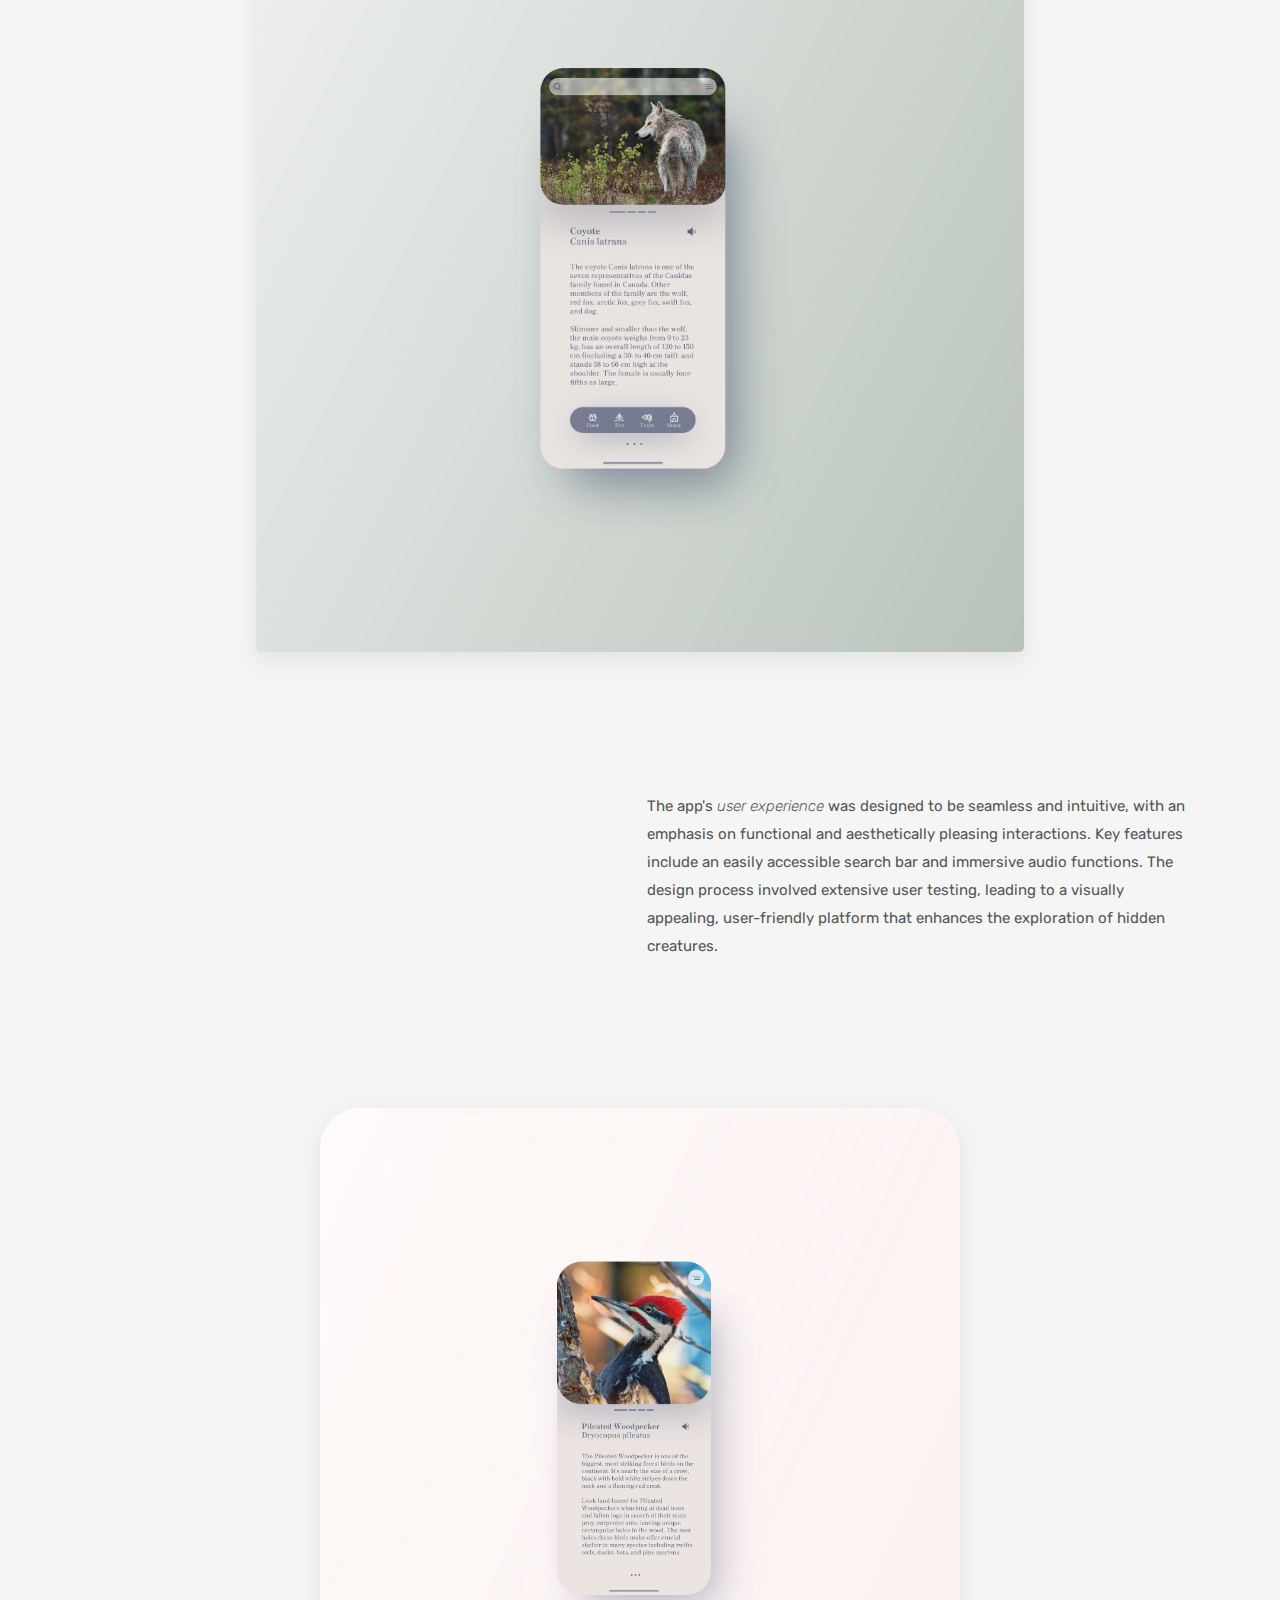
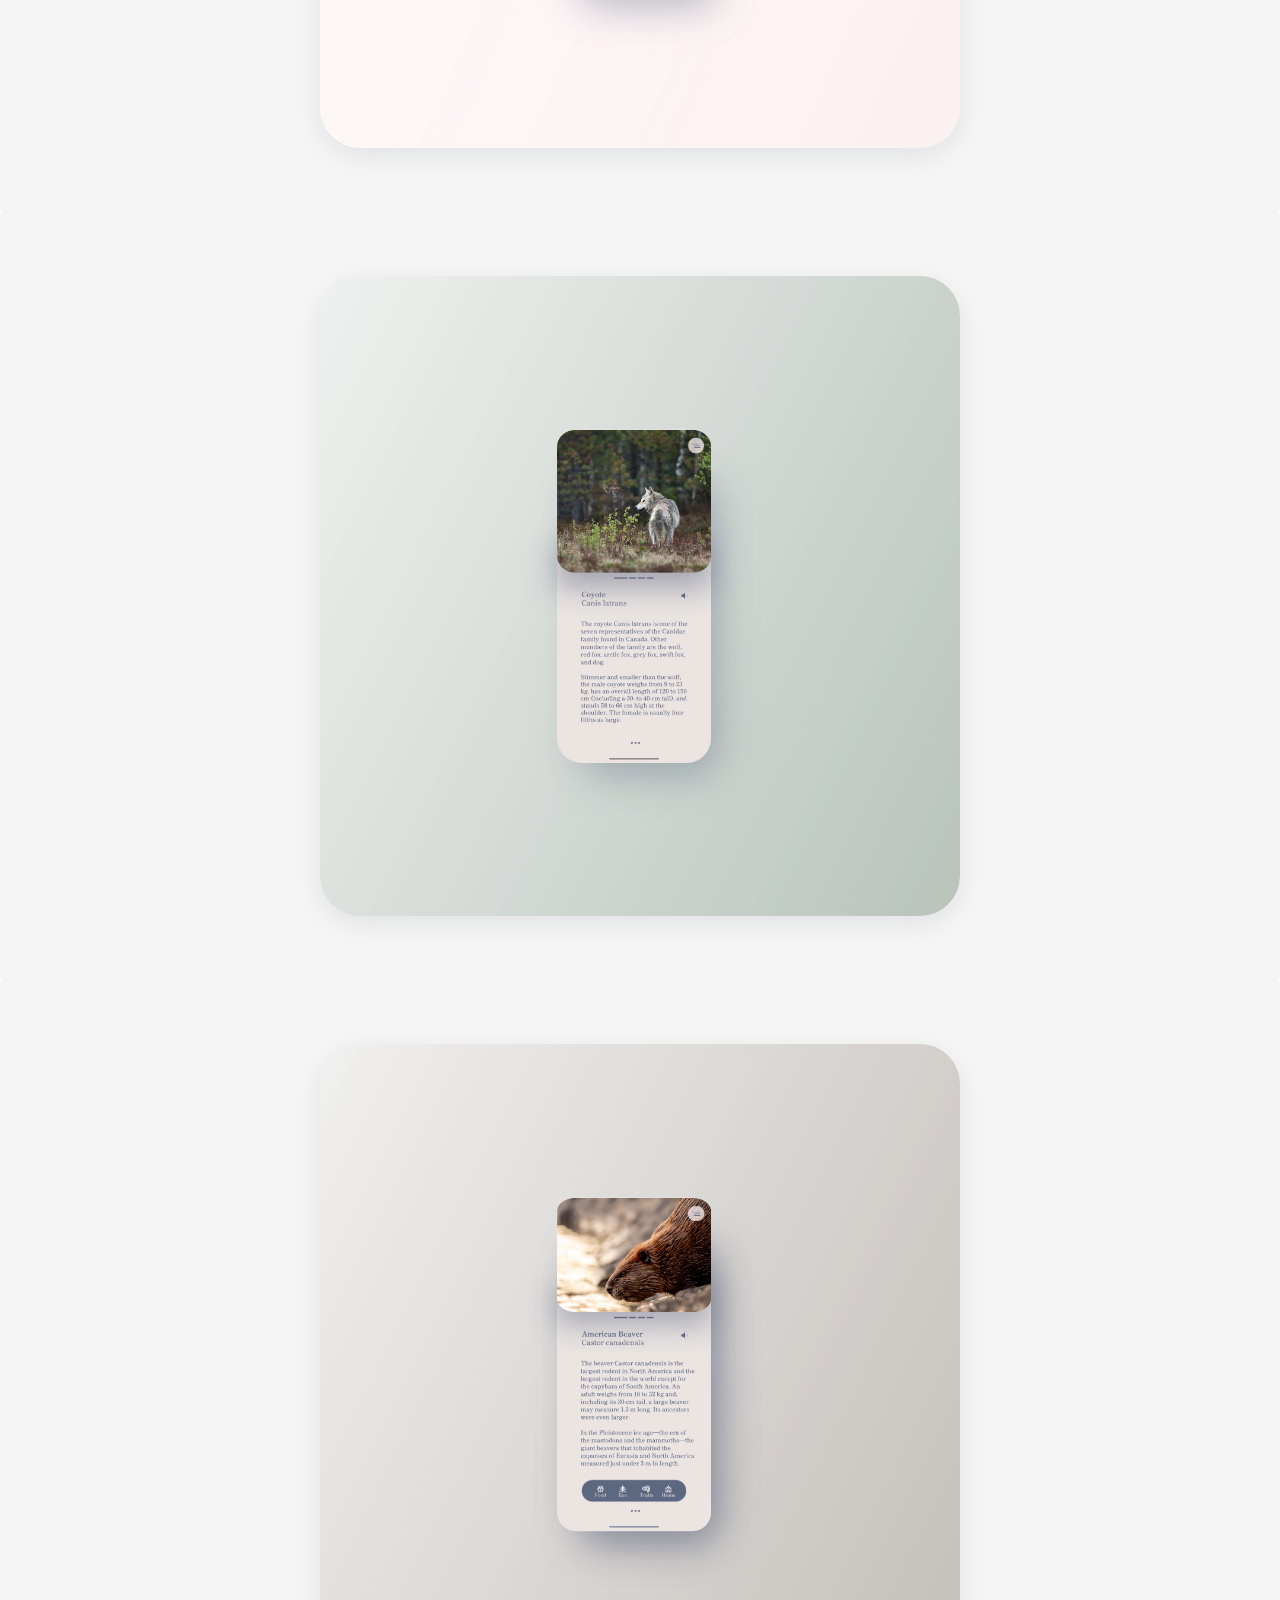
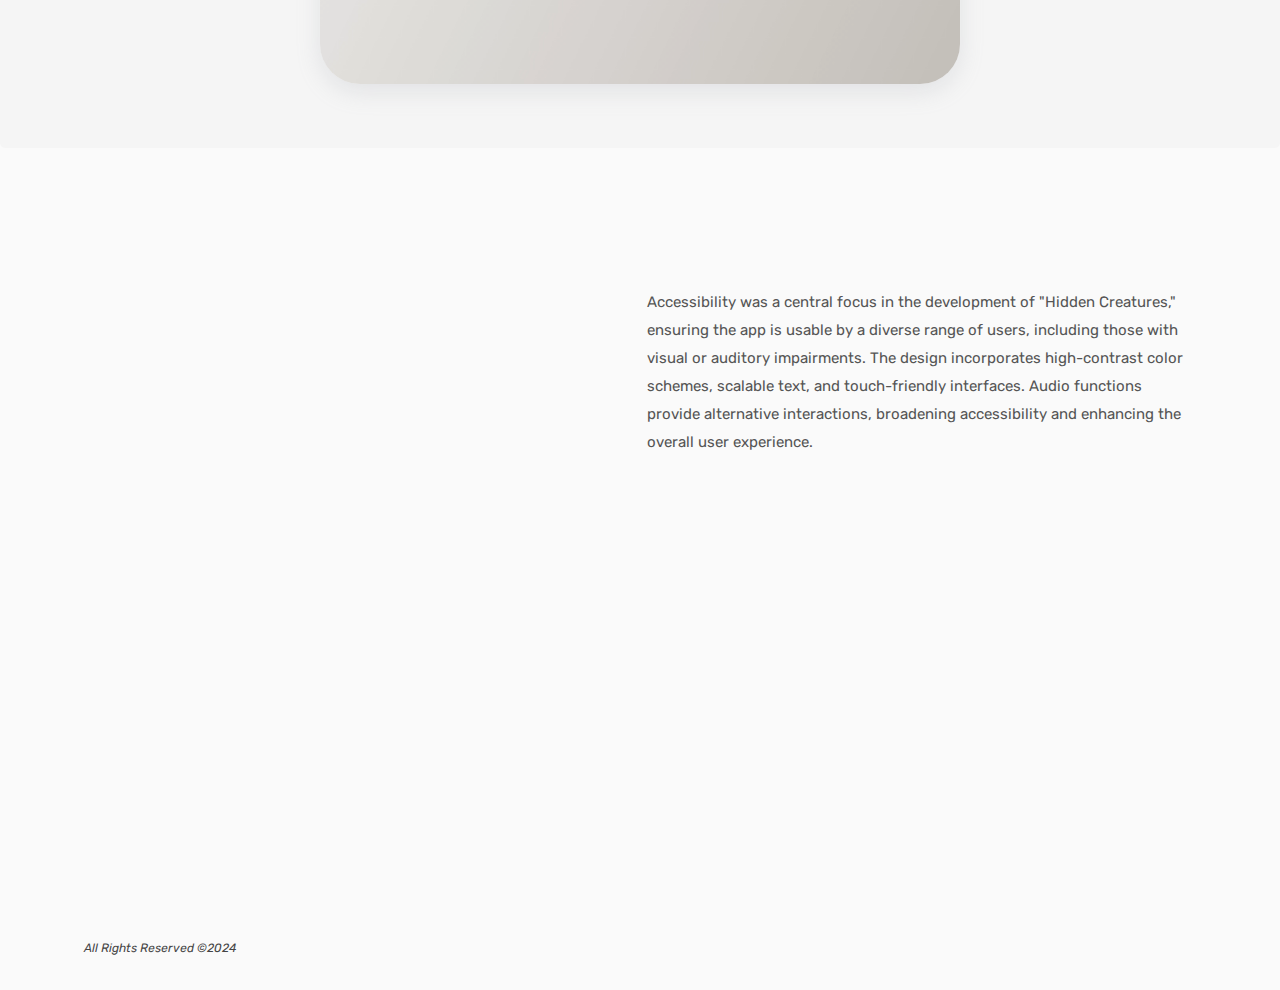
<file: hidden-creatures.html>
<!DOCTYPE html>
<html>
    <head>

        <!-- Meta -->
        <meta charset="utf-8">
        <meta
            name="viewport"
            content="width=device-width,initial-scale=1.0, maximum-scale=1.0, user-scalable=0">

        <!-- Styles -->
        <link href="main.css" rel="stylesheet">
      
        <link rel="preconnect" href="https://fonts.googleapis.com">
<link rel="preconnect" href="https://fonts.gstatic.com" crossorigin>
<link href="https://fonts.googleapis.com/css2?family=Outfit:wght@100..900&family=Rubik:ital,wght@0,300..900;1,300..900&display=swap" rel="stylesheet">

        <!-- Favicons -->
        <title>Tom Dunne Design</title>

    </head>
    <body>

        <header>
            <h1><a class="home" href="index.html">Tom Dunne <br>
                <em>Multidisciplinary Designer</em></a>
            </h1>
            <div class="intro">
                <h3>Hidden Creatures</h3>
                <p>Combining thoughtful visual design, user experience, and accessibility to create a cohesive and engaging platform. 
                    Custom iconography was developed to address the app's unique focus on niche content like habitats and ecosystems, 
                    using thick geometric lines to ensure clarity and consistency. The user interface prioritizes seamless interactions, 
                    with features like an easy-to-access search bar and immersive audio functions. Accessibility was a core consideration, 
                    with high-contrast color schemes, scalable text, and touch-friendly interfaces ensuring inclusivity. 
                    <br><br>Overall, <em>Hidden Creatures</em> successfully merges aesthetic appeal with functionality, delivering a distinctive and 
                    user-friendly experience.</p>
        </header>
        <a class="project-img">
            <figure class="project-content-img">
                <video
                    class="project-video"
                    src="hidden-creatures/nature-icons01.mp4"
                    alt="Hidden creatures iconography video" autoplay loop muted playsinline>
            </figure>
        </a>
            <header>
                <h1><a class="home"><br></a></h1>
                <div class="intro">
                    <p>The <em>visual design</em> of "Hidden Creatures" was carefully crafted to align with the app's unique focus on niche content like 
                        'habitat,' 'trait,' and 'ecosystem.' <br><br>Existing icon sets were inadequate, leading to the creation of custom icons with thick, 
                        geometric lines to ensure clarity and consistency. These icons complement the app's modern interface, enhancing user experience 
                        and encouraging exploration.
                    </p>
            </header>

            
            <section class="portfolio-img">
                <a class="project-img">
                    <figure class="project-content-img">
                        <img
                            class="project-image-small"
                            src="hidden-creatures/nature-icons.png"
                            alt="Hidden creatures iconography image 01">
                    </figure>
                </a>
                <section class="portfolio-img">
                    <a class="project-img">
                        <figure class="project-content-img">
                            <img
                                class="project-image"
                                src="hidden-creatures/wildlife03.png"
                                alt="Hidden creatures UI image 01">
                        </figure>
                    </a>
                

                <header>
                    <h1><a class="home"><br></a></h1>
                    <div class="intro">
                        <p>The app's <em>user experience</em> was designed to be seamless and intuitive, with an emphasis on functional and aesthetically pleasing interactions. 
                            Key features include an easily accessible search bar and immersive audio functions. 
                            The design process involved extensive user testing, leading to a visually appealing, user-friendly platform that enhances the exploration 
                            of hidden creatures.
                        </p>
                </header>   
                            <a class="project-img">
                                <figure class="project-content-img">
                                    <video
                                        class="project-video"
                                        src="hidden-creatures/wildlife05.mp4"
                                        alt="Hidden creatures UI video 01" autoplay loop>
                                </figure>
                            </a>
                            <a class="project-img">
                                <figure class="project-content-img">
                                    <video
                                        class="project-video"
                                        src="hidden-creatures/wildlife06.mp4"
                                        alt="Hidden creatures UI video 02" autoplay loop>
                                </figure>
                            </a>
                            <a class="project-img">
                                <figure class="project-content-img">
                                    <video
                                        class="project-video"
                                        src="hidden-creatures/wildlife07.mp4"
                                        alt="Hidden creatures UI video 03" autoplay loop>
                                </figure>
                            </a>

                            <header>
                                <h1><a class="home"><br></a></h1>
                                <div class="intro">
                                    <p>Accessibility was a central focus in the development of "Hidden Creatures," ensuring the app is usable by a diverse range of users, 
                                        including those with visual or auditory impairments. The design incorporates high-contrast color schemes, scalable text, and 
                                        touch-friendly interfaces. Audio functions provide alternative interactions, broadening accessibility and enhancing the 
                                        overall user experience.
                                    </p>
                            </header> 
 
        
        <footer>
            <small>All Rights Reserved ©2024</small>
        </footer>
    </section>
    </body>
</html>
</file>
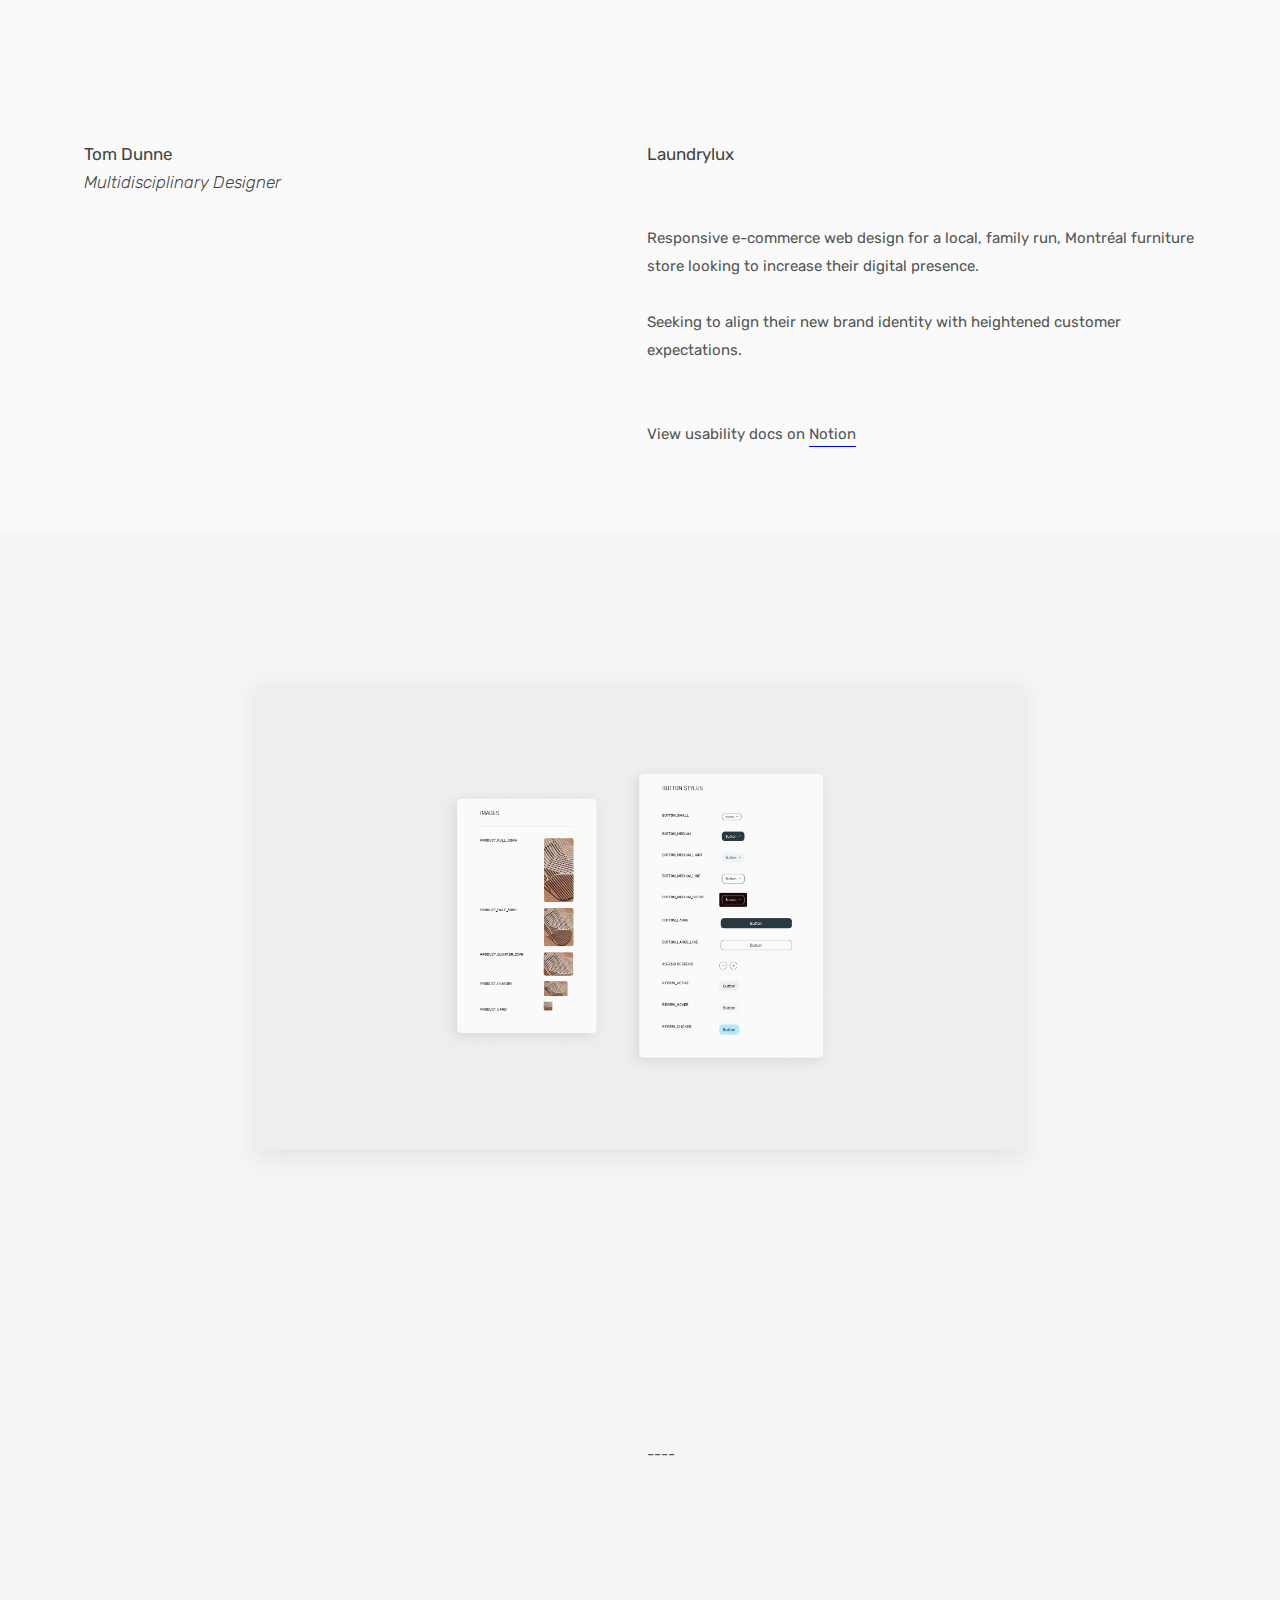
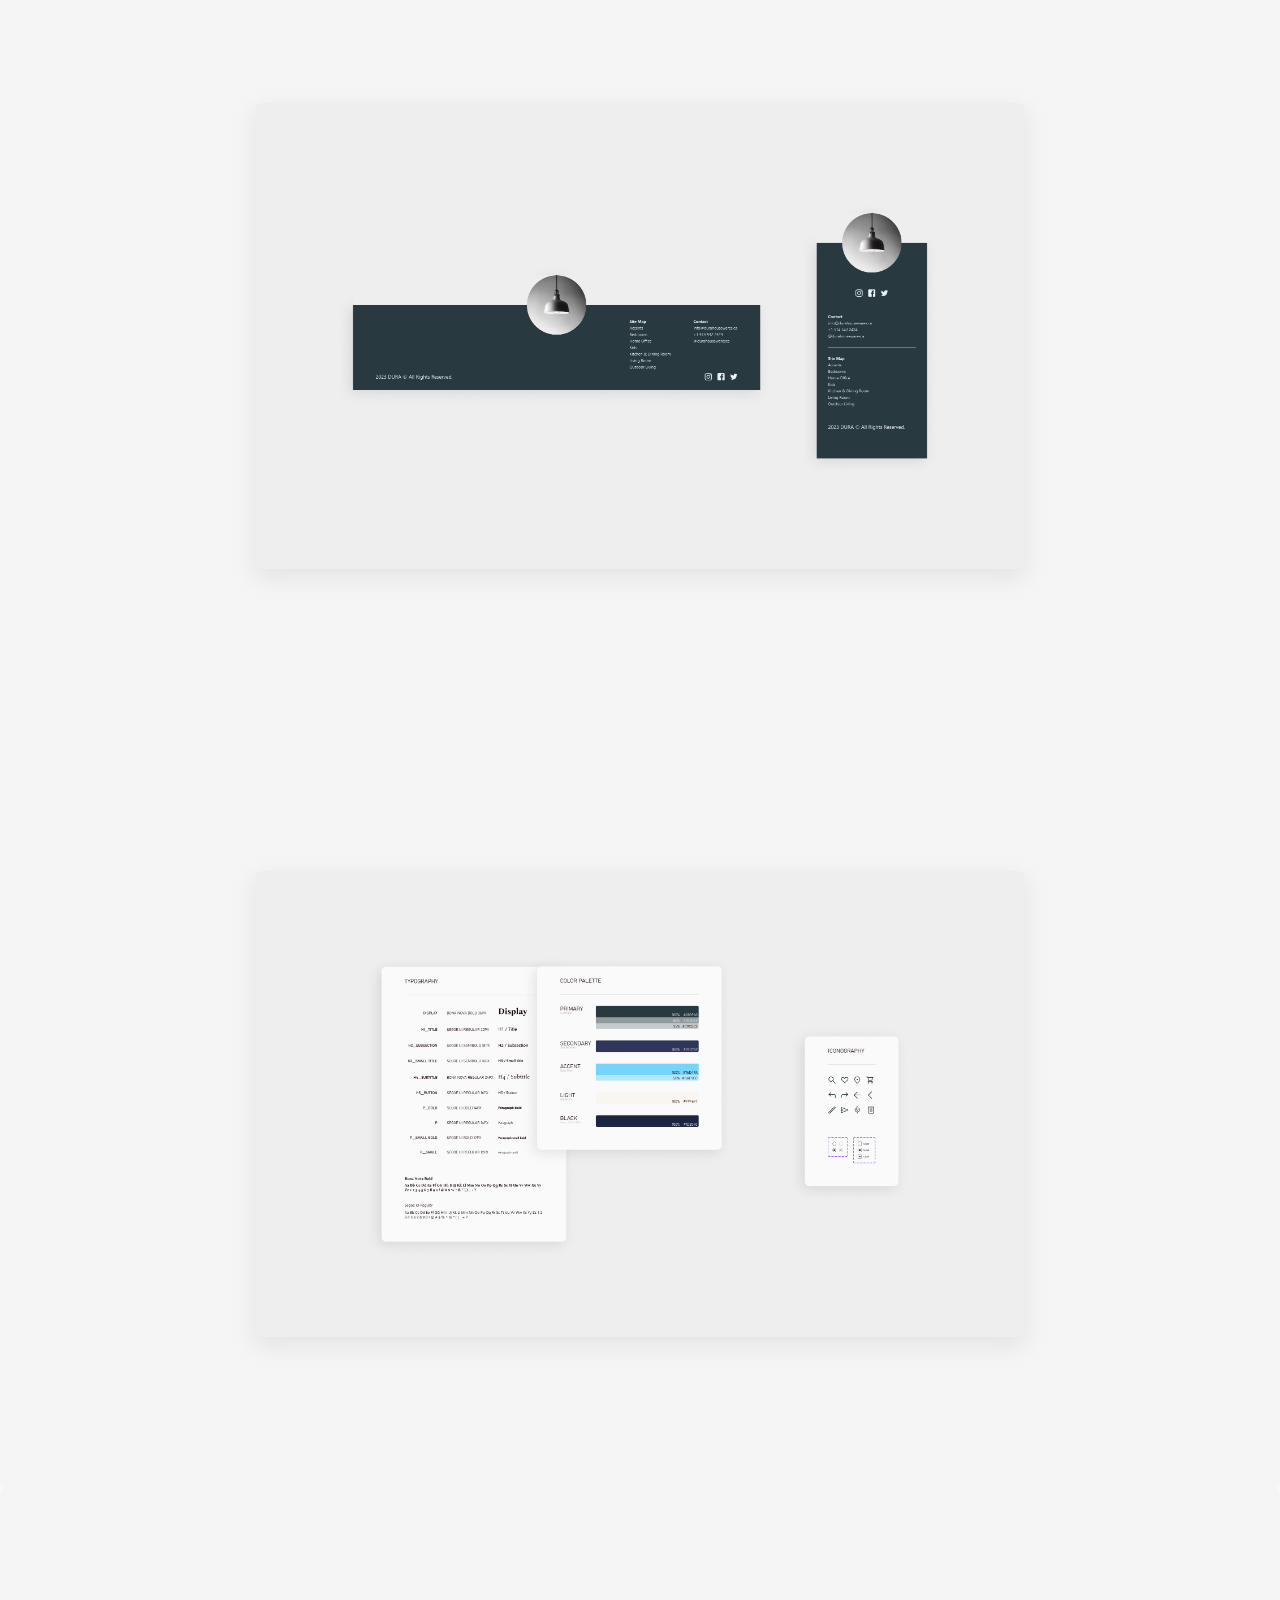
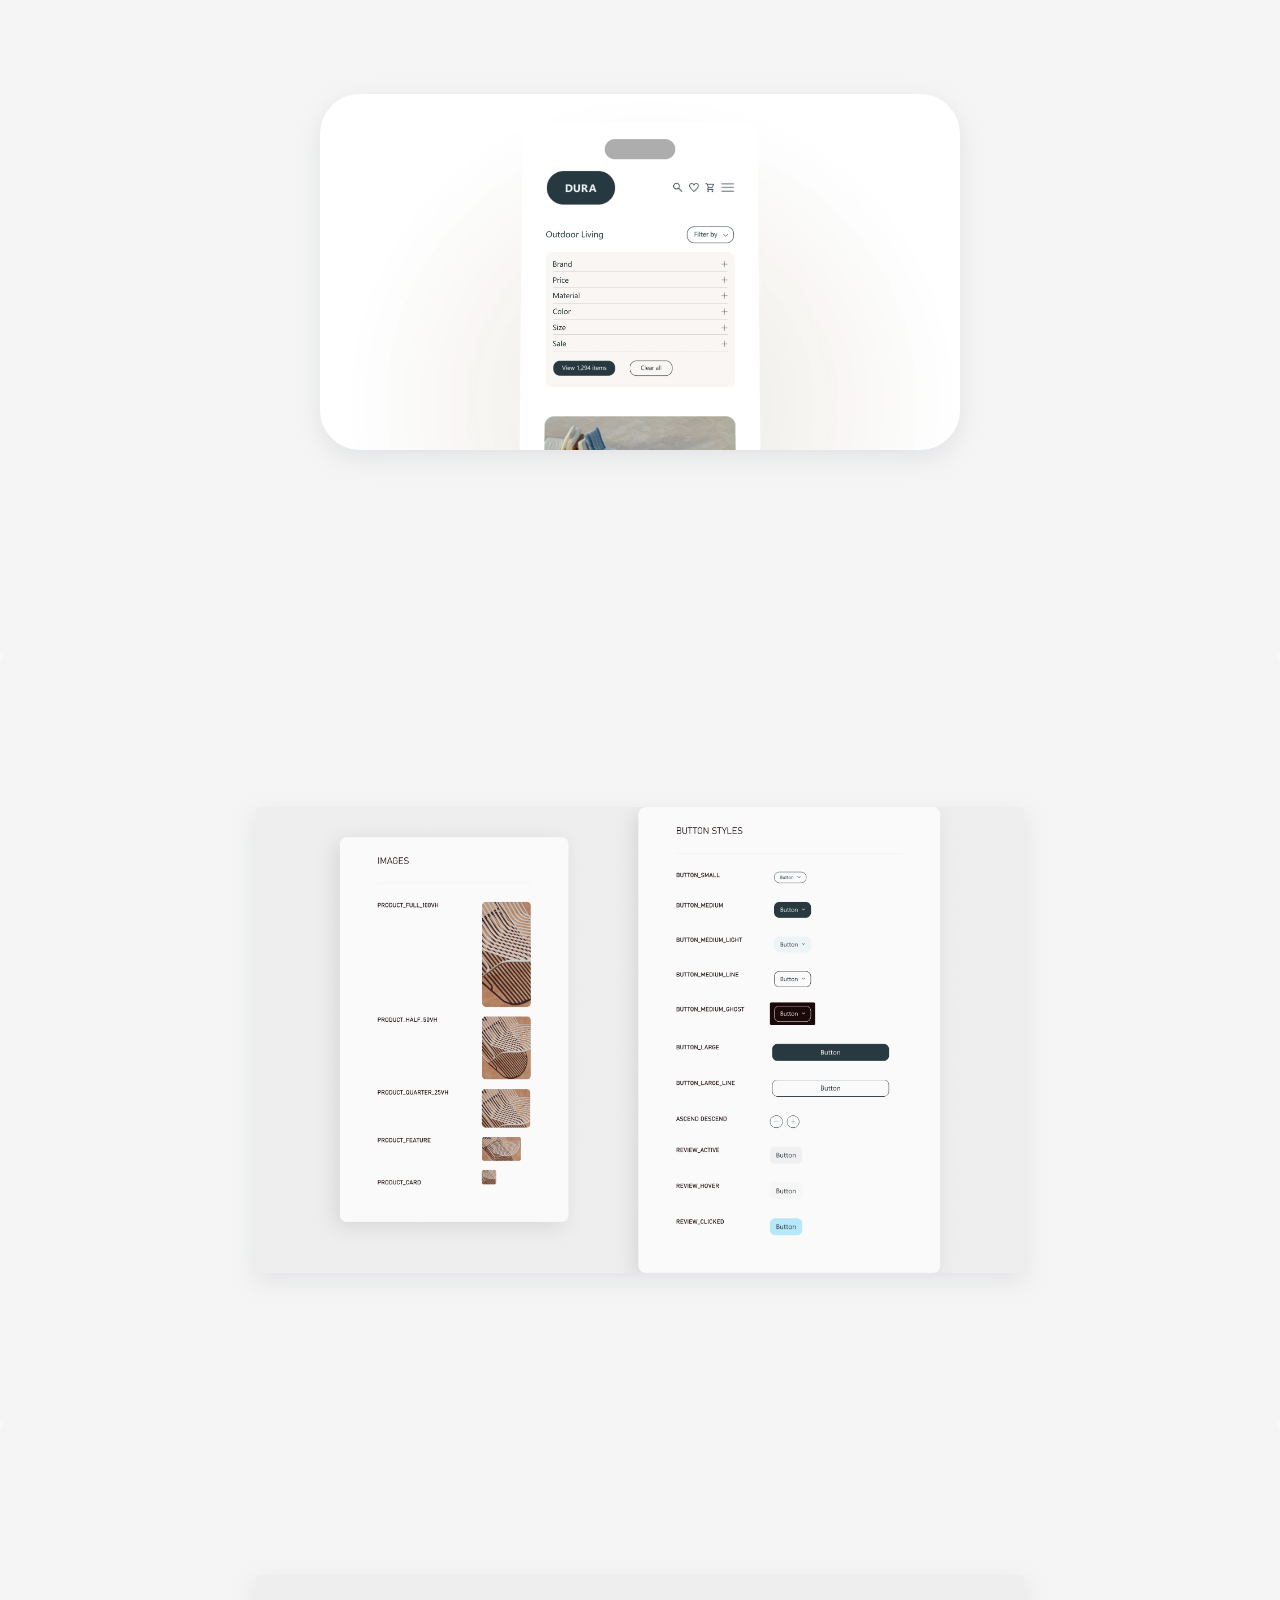
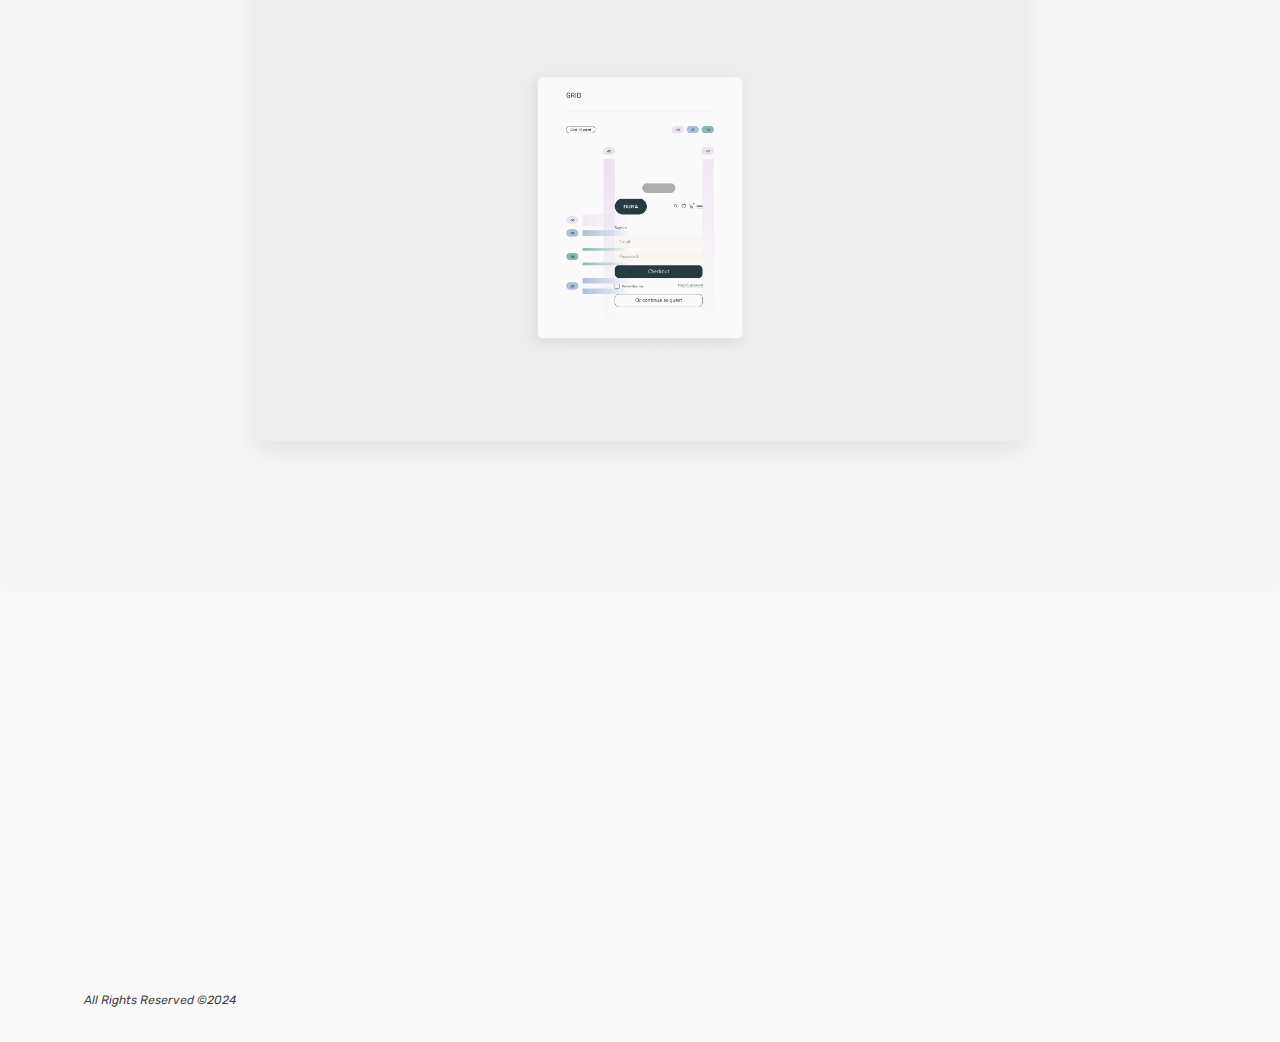
<file: minimal-weather.html>
<!DOCTYPE html>
<html>
    <head>

        <!-- Meta -->
        <meta charset="utf-8">
        <meta
            name="viewport"
            content="width=device-width,initial-scale=1.0, maximum-scale=1.0, user-scalable=0">

        <!-- Styles -->
        <link href="main.css" rel="stylesheet">
      
        <link rel="preconnect" href="https://fonts.googleapis.com">
<link rel="preconnect" href="https://fonts.gstatic.com" crossorigin>
<link href="https://fonts.googleapis.com/css2?family=Outfit:wght@100..900&family=Rubik:ital,wght@0,300..900;1,300..900&display=swap" rel="stylesheet">

        <!-- Favicons -->
        <title>Tom Dunne Design</title>

    </head>
    <body>

        <header>
            <h1><a class="home" href="index.html">Tom Dunne <br>
                <em>Multidisciplinary Designer</em></a>
            </h1>
            <div class="intro">
                <h3>Laundrylux</h3>
                <p>Responsive e-commerce web design for a local, family run, Montréal furniture store looking to increase their digital presence.</p>
                     <p>Seeking to align their new brand identity with heightened customer expectations.</p>
                    <br><p>View usability docs on <a href="https://spicy-impatiens-3a6.notion.site/Dura-Housewares-67297787de6a4399b438cd3ca3f38b87" target="_blank">Notion</a></p>
        </header>
        <div class="portfolio-img">
            <div class="project-img">
                <figure class="project-content-img">
                    <img
                        class="project-image"
                        src="/dura/Design System Mockup 02.png"
                        alt="Image 001">
                </figure>
            </div>
            <header>
                <h1><a class="home"><br></a></h1>
                <div class="intro">
                    <p>----</p>
            </header>

            
            <section class="portfolio-img">
                <a class="project-img">
                    <figure class="project-content-img">
                        <img
                            class="project-image"
                            src="/dura/Design System Mockup 6.png"
                            alt="Image 001">
                    </figure>
                </a>
                
                    <a class="project-img">
                        <figure class="project-content-img">
                            <img
                                class="project-image"
                                src="/dura/Design System Mockup.png"
                                alt="Image 001">
                        </figure>
                    </a>
                            <a class="project-img">
                                <figure class="project-content-img">
                                    <video
                                        class="project-video"
                                        src="/dura/home-filter-click-title.mp4"
                                        alt="Image 001" autoplay loop>
                                </figure>
                            </a>

                            <a class="project-img">
                                <figure class="project-content-img">
                                    <img
                                        class="project-image"
                                        src="/dura/Design System Mockup 4.png"
                                        alt="Image 001">
                                </figure>
                            </a>
                            <a class="project-img">
                                <figure class="project-content-img">
                                    <img
                                        class="project-image"
                                        src="/dura/Design System Mockup 7.png"
                                        alt="Image 001">
                                </figure>
                            </a>
           <!-- <a class="project" href="#" target="_blank">
                <figure class="project-content">
                    <img
                        class="project-image"
                        src="dura/Design System Mockup 5.png"
                        alt="Image 002">
                    <figcaption class="project-caption">
                        Project 002
                    </figcaption>
                </figure>
            </a>
            <a class="project" href="#" target="_blank">
                <figure class="project-content">
                    <img
                        class="project-image"
                        src="dura/Design System Mockup 7.png"
                        alt="Image 003">
                    <figcaption class="project-caption">
                        Project 003
                    </figcaption>
                </figure>
            </a>-->
        
        <footer>
            <small>All Rights Reserved ©2024</small>
        </footer>
    </section>
    </body>
</html>
</file>
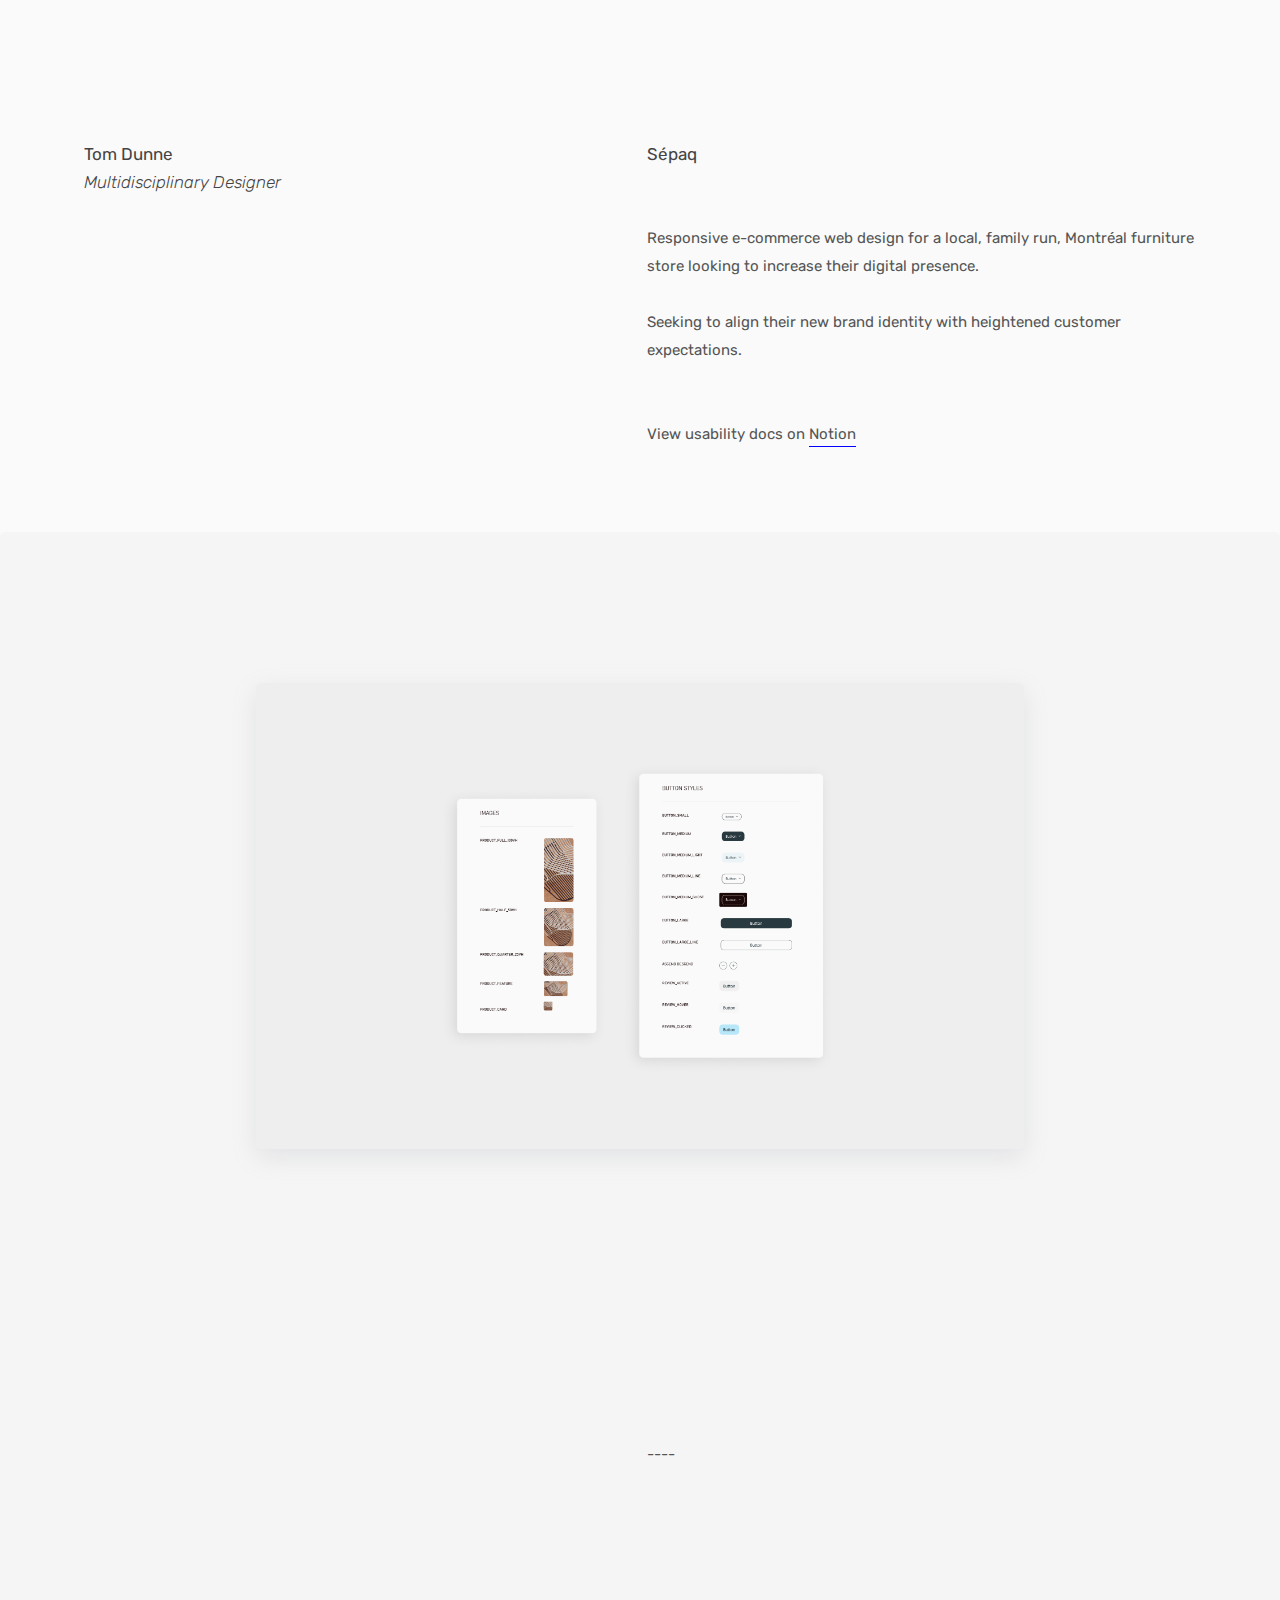
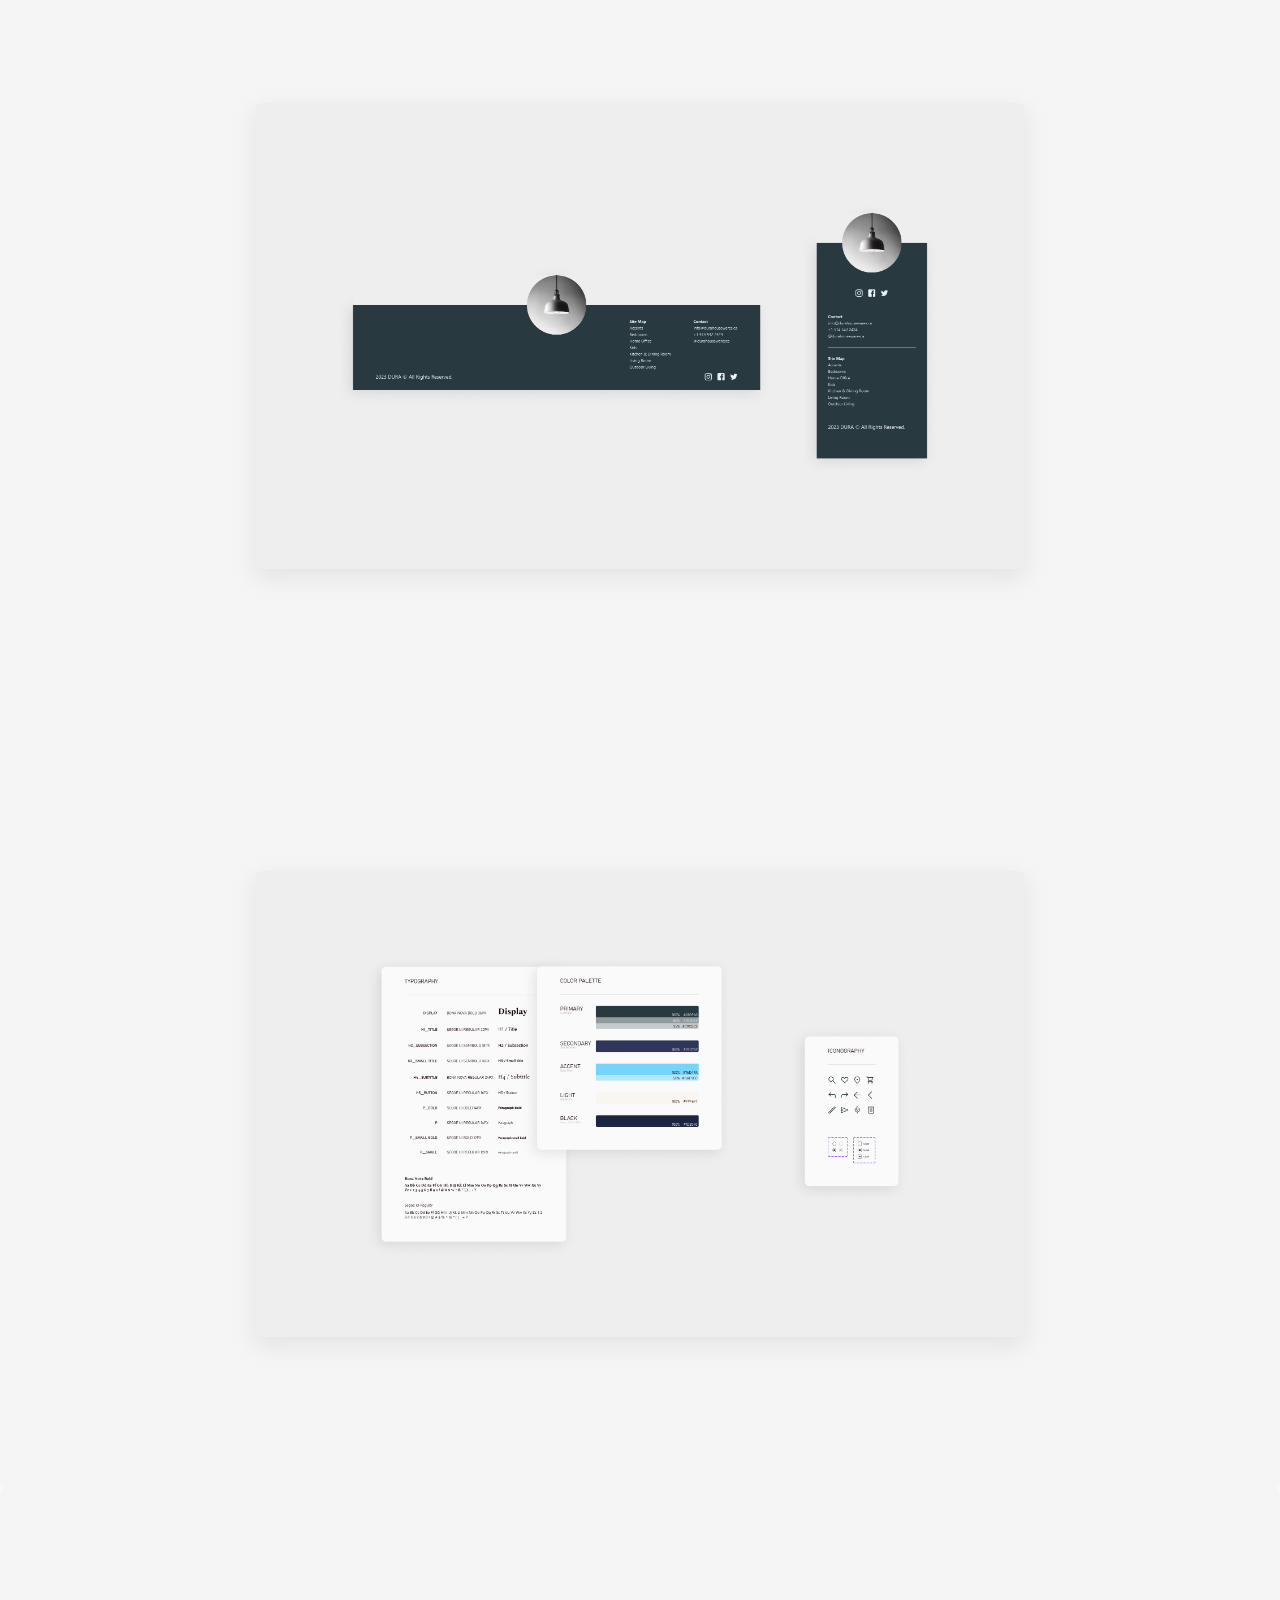
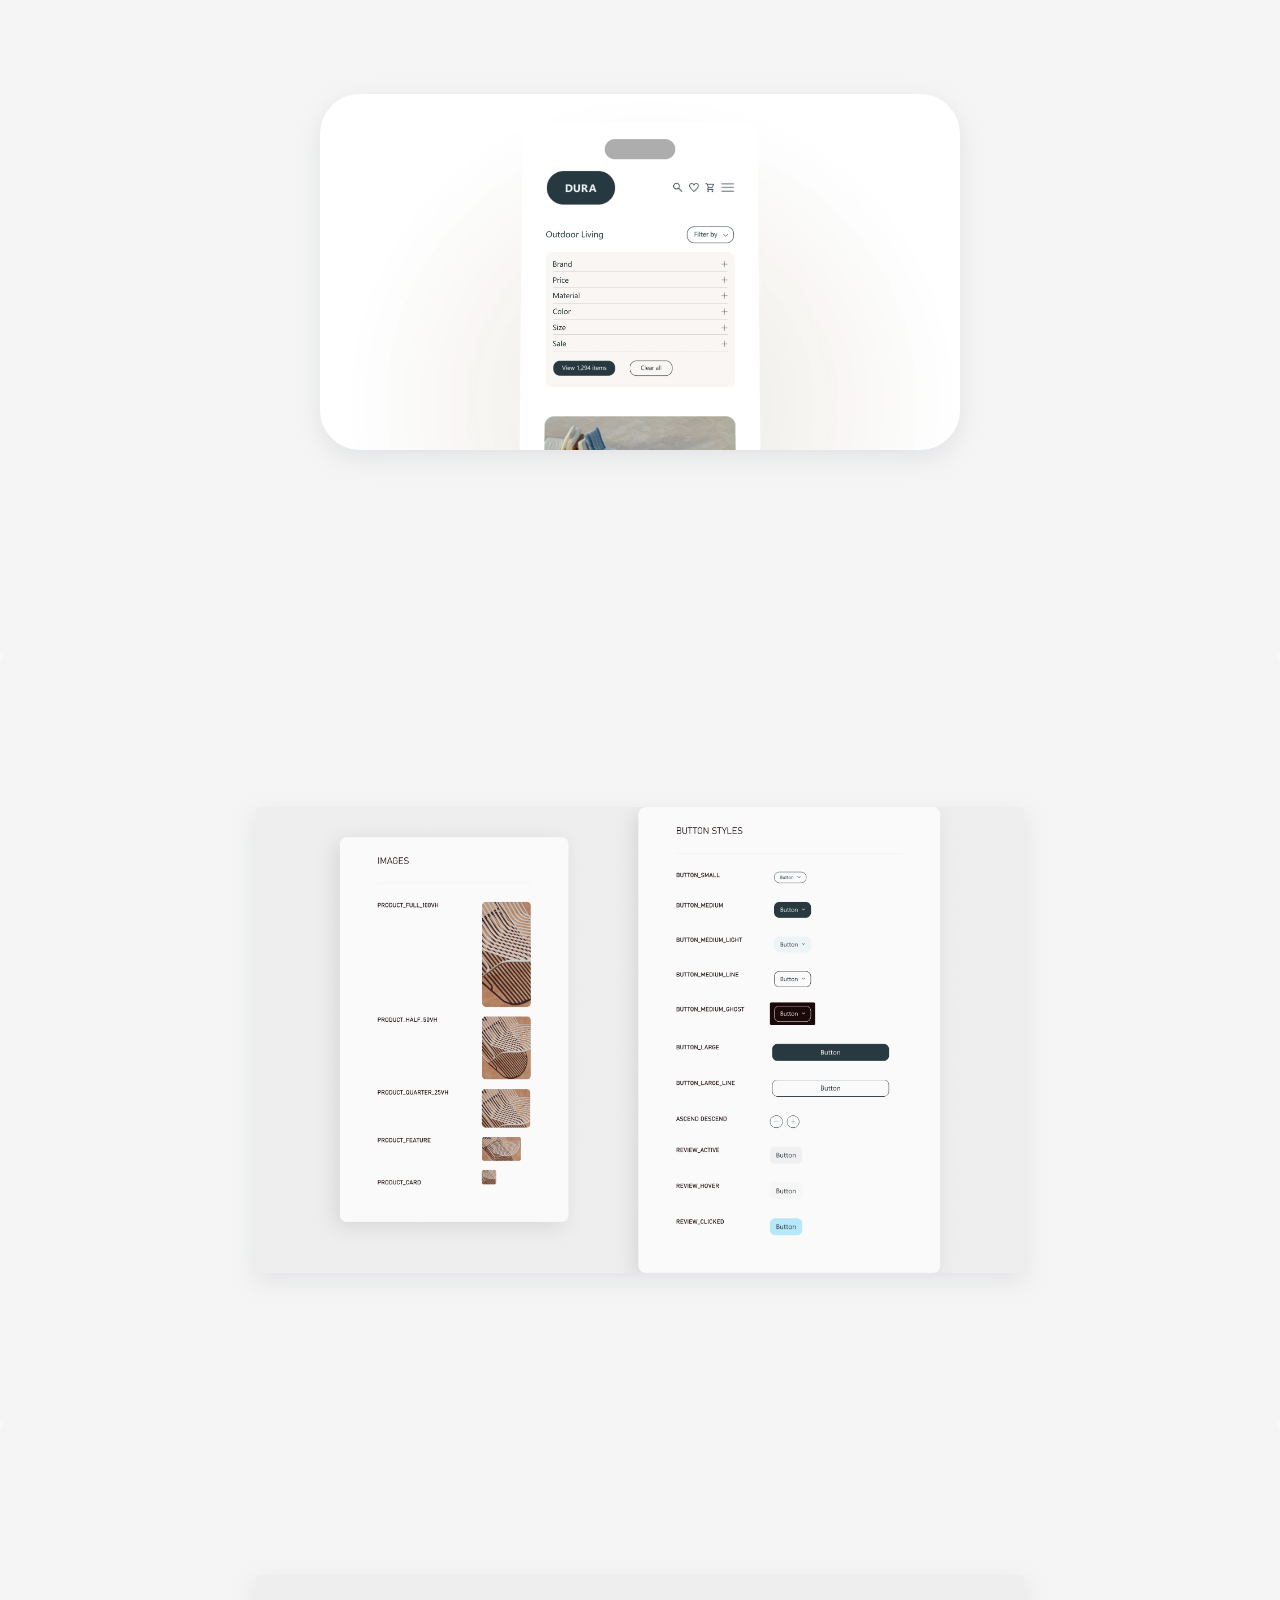
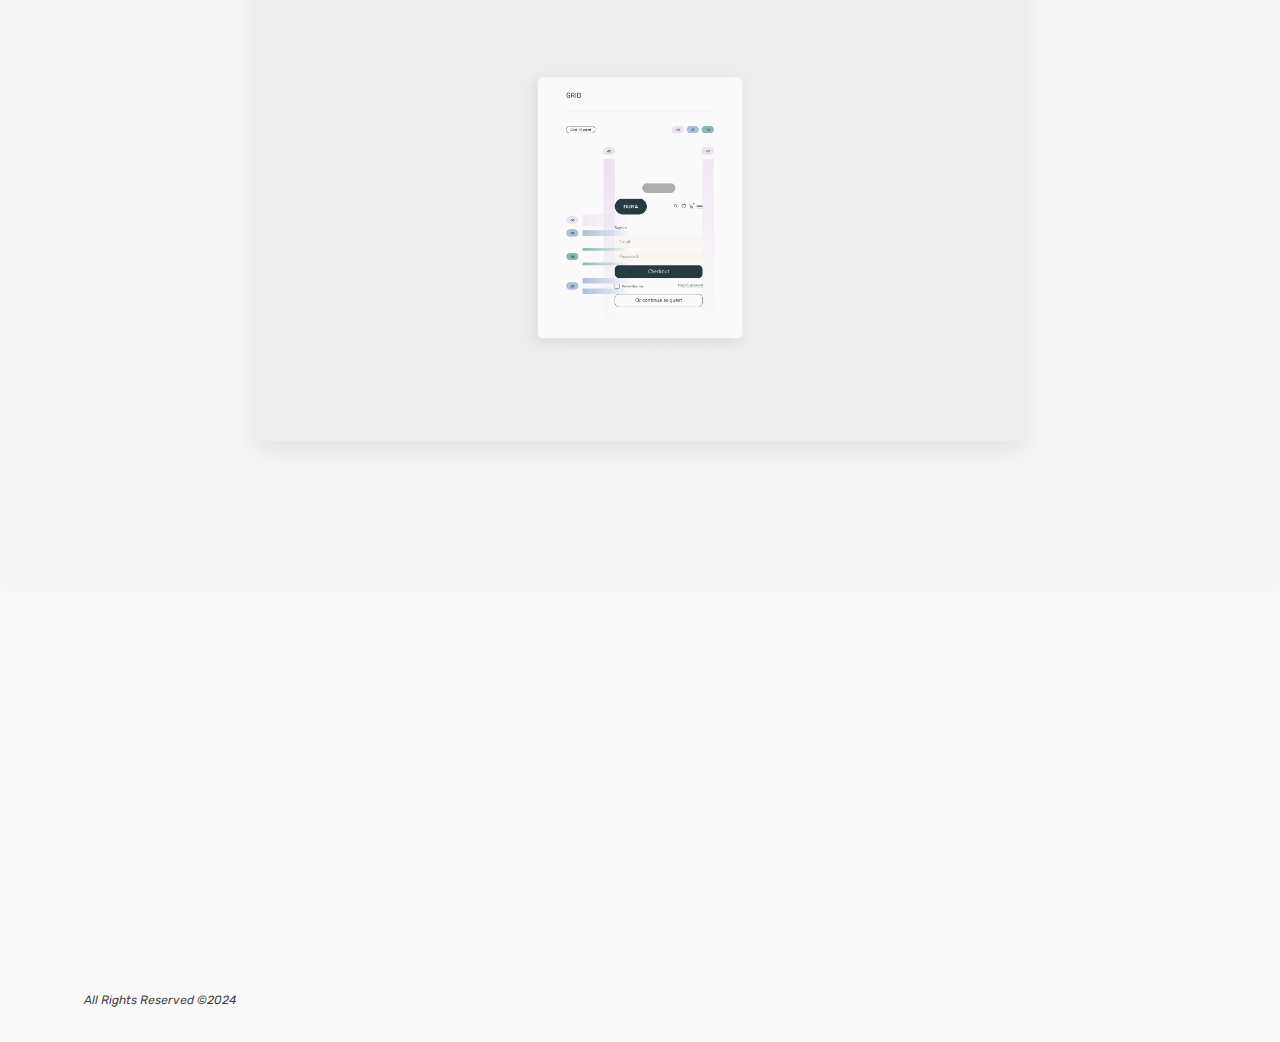
<file: sepaq.html>
<!DOCTYPE html>
<html>
    <head>

        <!-- Meta -->
        <meta charset="utf-8">
        <meta
            name="viewport"
            content="width=device-width,initial-scale=1.0, maximum-scale=1.0, user-scalable=0">

        <!-- Styles -->
        <link href="main.css" rel="stylesheet">
      
        <link rel="preconnect" href="https://fonts.googleapis.com">
<link rel="preconnect" href="https://fonts.gstatic.com" crossorigin>
<link href="https://fonts.googleapis.com/css2?family=Outfit:wght@100..900&family=Rubik:ital,wght@0,300..900;1,300..900&display=swap" rel="stylesheet">

        <!-- Favicons -->
        <title>Tom Dunne Design</title>

    </head>
    <body>

        <header>
            <h1><a class="home" href="index.html">Tom Dunne <br>
                <em>Multidisciplinary Designer</em></a>
            </h1>
            <div class="intro">
                <h3>Sépaq</h3>
                <p>Responsive e-commerce web design for a local, family run, Montréal furniture store looking to increase their digital presence.</p>
                     <p>Seeking to align their new brand identity with heightened customer expectations.</p>
                    <br><p>View usability docs on <a href="https://spicy-impatiens-3a6.notion.site/Dura-Housewares-67297787de6a4399b438cd3ca3f38b87" target="_blank">Notion</a></p>
        </header>
        <div class="portfolio-img">
            <div class="project-img">
                <figure class="project-content-img">
                    <img
                        class="project-image"
                        src="/dura/Design System Mockup 02.png"
                        alt="Image 001">
                </figure>
            </div>
            <header>
                <h1><a class="home"><br></a></h1>
                <div class="intro">
                    <p>----</p>
            </header>

            
            <section class="portfolio-img">
                <a class="project-img">
                    <figure class="project-content-img">
                        <img
                            class="project-image"
                            src="/dura/Design System Mockup 6.png"
                            alt="Image 001">
                    </figure>
                </a>
                
                    <a class="project-img">
                        <figure class="project-content-img">
                            <img
                                class="project-image"
                                src="/dura/Design System Mockup.png"
                                alt="Image 001">
                        </figure>
                    </a>
                            <a class="project-img">
                                <figure class="project-content-img">
                                    <video
                                        class="project-video"
                                        src="/dura/home-filter-click-title.mp4"
                                        alt="Image 001" autoplay loop>
                                </figure>
                            </a>

                            <a class="project-img">
                                <figure class="project-content-img">
                                    <img
                                        class="project-image"
                                        src="/dura/Design System Mockup 4.png"
                                        alt="Image 001">
                                </figure>
                            </a>
                            <a class="project-img">
                                <figure class="project-content-img">
                                    <img
                                        class="project-image"
                                        src="/dura/Design System Mockup 7.png"
                                        alt="Image 001">
                                </figure>
                            </a>
           <!-- <a class="project" href="#" target="_blank">
                <figure class="project-content">
                    <img
                        class="project-image"
                        src="dura/Design System Mockup 5.png"
                        alt="Image 002">
                    <figcaption class="project-caption">
                        Project 002
                    </figcaption>
                </figure>
            </a>
            <a class="project" href="#" target="_blank">
                <figure class="project-content">
                    <img
                        class="project-image"
                        src="dura/Design System Mockup 7.png"
                        alt="Image 003">
                    <figcaption class="project-caption">
                        Project 003
                    </figcaption>
                </figure>
            </a>-->
        
        <footer>
            <small>All Rights Reserved ©2024</small>
        </footer>
    </section>
    </body>
</html>
</file>
<file: main.css>
*,
::after,
::before {
  box-sizing: border-box;
  padding: 0;
  margin: 0;
  background: 0 0;
  text-decoration: none;
  outline: 0;
  font-family: inherit;
  font-size: inherit;
  line-height: inherit;
  font-weight: inherit;
  color: inherit;
  -webkit-font-smoothing: antialiased;
  -moz-osx-font-smoothing: grayscale;
  font-feature-settings: "kern", "liga", "clig", "calt";
}
.rubik-variable {
  font-family: "Rubik", sans-serif;
  font-optical-sizing: auto;
  font-weight: 500;
  font-style: normal;
}
.outfit-variable {
  font-family: "Outfit", sans-serif;
  font-optical-sizing: auto;
  font-weight: 300;
  font-style: normal;
}
:root {
  --c-bg: hsl(0, 0%, 98%);
  --c-bg-alt: hsl(0, 0%, 96%);
  --c-text: #444;
  --c-text-alt: #555;
  --f-family: "Rubik", "Outfit", serif;
  --f-size: 15px;
  --f-height: 28px;
  --f-weight: 400;
  font-size: var(--f-height);
  font-family: var(--f-family);
  font-weight: var(--f-weight);
  background: var(--c-bg);
  color: var(--c-text);
}
em {
    font-weight: 100;
}
body {
  font-size: 15px;
  line-height: 28px;
}
header {
  display: grid;
  grid-template-columns: 1fr;
  grid-gap: 0.5rem;
  padding: 3rem 1rem 1rem;
}
@media (min-width: 600px) {
  header {
    padding: 5rem 3rem 3rem;
  }
}
@media (min-width: 900px) {
  header {
    grid-template-columns: 1fr 1fr;
  }
}
@media (min-width: 1400px) {
  header {
    grid-template-columns: 1fr 2fr;
  }
}
header h2 {
  font-style: italic;
}
header h1,
header h2 {
  font-size: 17px;
  line-height: 28px;
}

header h1 :hover{
  color:#0000FF;
}

h3 {
  font-size: 17px;
  padding-bottom: 2rem;
}

.intro {
  max-width: 65ch;
}
.intro p {
  color: var(--c-text-alt);
}
.intro p:not(:last-child) {
  margin-bottom: 1rem;
}
.intro a {
  text-decoration: underline;
  text-decoration-color: currentcolor;
  text-decoration-thickness: auto;
  text-decoration-color: #0000FF;
  text-decoration-skip-ink: none;
  text-decoration-thickness: 0.025rem;
  text-underline-offset: 0.25rem;
  transition: opacity 0.5s;
}
.intro a:hover {
  color:#0000FF;
}

.portfolio {
  display: grid;
  grid-template-columns: 1fr;
  grid-gap: 1rem;
  padding: 0 1rem;
}


.portfolio-img { 
  width: 100%;
  height: 100%;
  aspect-ratio: 1/1;
  position: relative;
  background: var(--c-bg-alt);
  border-radius: 5px;
}


.project-img {
  display: grid;
  width: 100%;
  height: 60%;
  aspect-ratio: 1/1;
  position: relative;
  background: var(--c-bg-alt);
  border-radius: 5px;
}

.project-content-img {
  position: relative;
  top: 0;
  right: 0;
  bottom: 0;
  left: 0;
  display: grid;
  grid-template-rows: 1fr auto;
}


@media (min-width: 600px) {
  .portfolio {
    padding: 0 3rem;
  }
}
@media (min-width: 800px) {
  .portfolio {
    grid-template-columns: repeat(2, 1fr);
  }
}
@media (min-width: 1400px) {
  .portfolio {
    grid-template-columns: repeat(3, 1fr);
  }
}
.outro,
footer {
  display: grid;
  grid-gap: 1rem;
}
.outro {
  grid-template-columns: repeat(3, 1fr);
  padding: 1rem;
}
footer {
  grid-template-columns: 1fr 1fr;
  padding: 0 1rem 1rem;
  height: 50vh;
  height: 50svh;
  align-content: end;
}
@media (min-width: 600px) {
  footer {
    padding: 0 3rem 1rem;
  }
}
@media (min-width: 1400px) {
  footer {
    grid-template-columns: 1fr 2fr;
  }
}
footer small {
  font-size: 12px;
  line-height: 28px;
  font-style: italic;
}
@media (max-width: 799px) {
  footer small:last-child {
    justify-self: end;
  }
  .intro-hidden {
    display: none;
  }
  .credits {
    display: none;
  }
}
.project {
  width: 100%;
  height: 100%;
  aspect-ratio: 1/1;
  position: relative;
  background: var(--c-bg-alt);
  border-radius: 5px;
}

.project-content {
  position: absolute;
  top: 0;
  right: 0;
  bottom: 0;
  left: 0;
  display: grid;
  grid-template-rows: 1fr auto;
}

.project-image {
  margin: auto;
  width: 60%;
  height: auto;
  border-radius: 5px;
  box-shadow: rgba(149, 157, 165, 0.2) 0 8px 24px;
  transition: transform 300ms ease-out, box-shadow 300ms ease-out;
}

.project-image-small {
  margin: auto;
  width: 30%;
  height: auto;
  border-radius: 5px;
  box-shadow: rgba(149, 157, 165, 0.2) 0 8px 24px;
  transition: transform 300ms ease-out, box-shadow 300ms ease-out;
}

.project-video {
  margin: auto;
  width: 50%;
  height: auto;
  border-radius: 40px;
  box-shadow: rgba(149, 157, 165, 0.2) 0 8px 24px;
  transition: transform 300ms ease-out, box-shadow 300ms ease-out;
}

.project:hover .project-image {
  transform: scale(1.01) translateY(-0.25rem);
  box-shadow: rgba(149, 157, 165, 0.15) 0 10px 26px;
}
.project-caption {
  display: block;
  padding: 1rem;
}

.project:hover {
  color:#0000FF;
}

.credits {
  font-size: 12px;
  line-height: 28px;
  color: var(--c-text-alt);
  font-style: italic;
}
</file>
